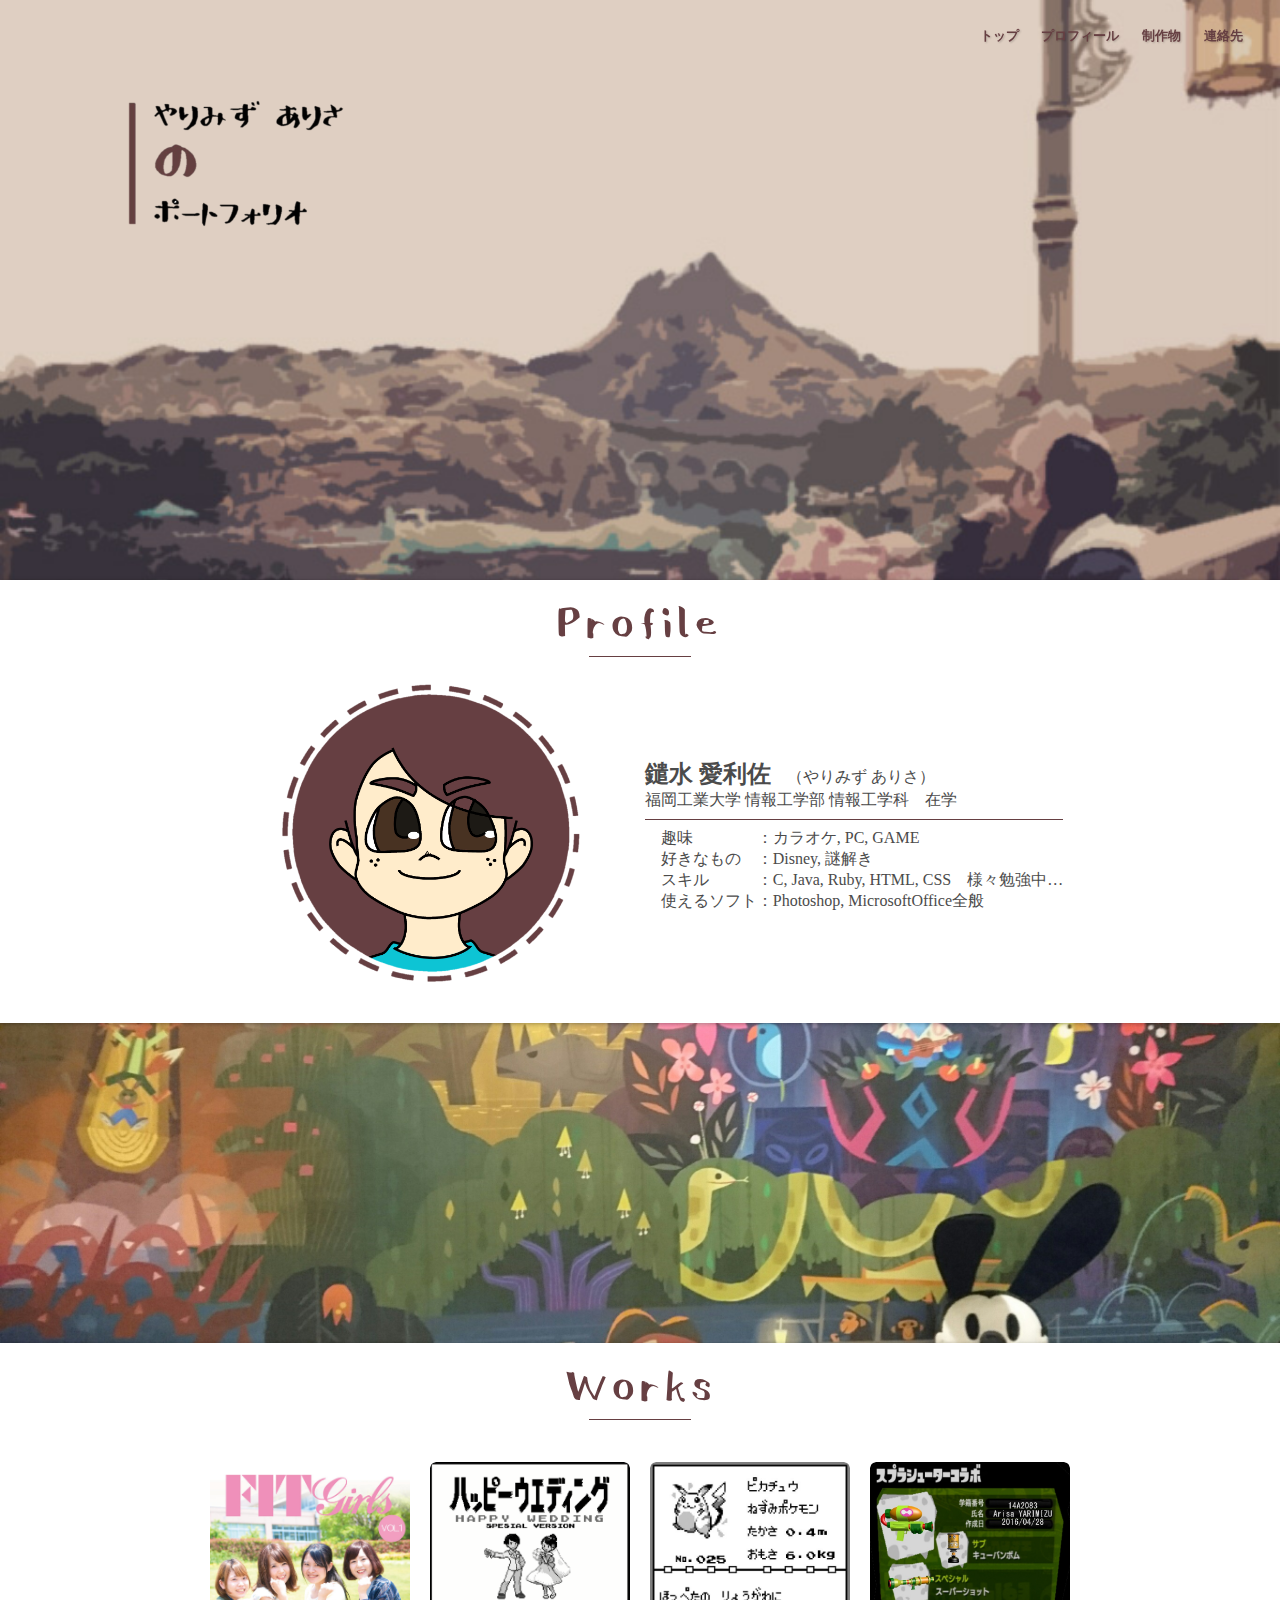
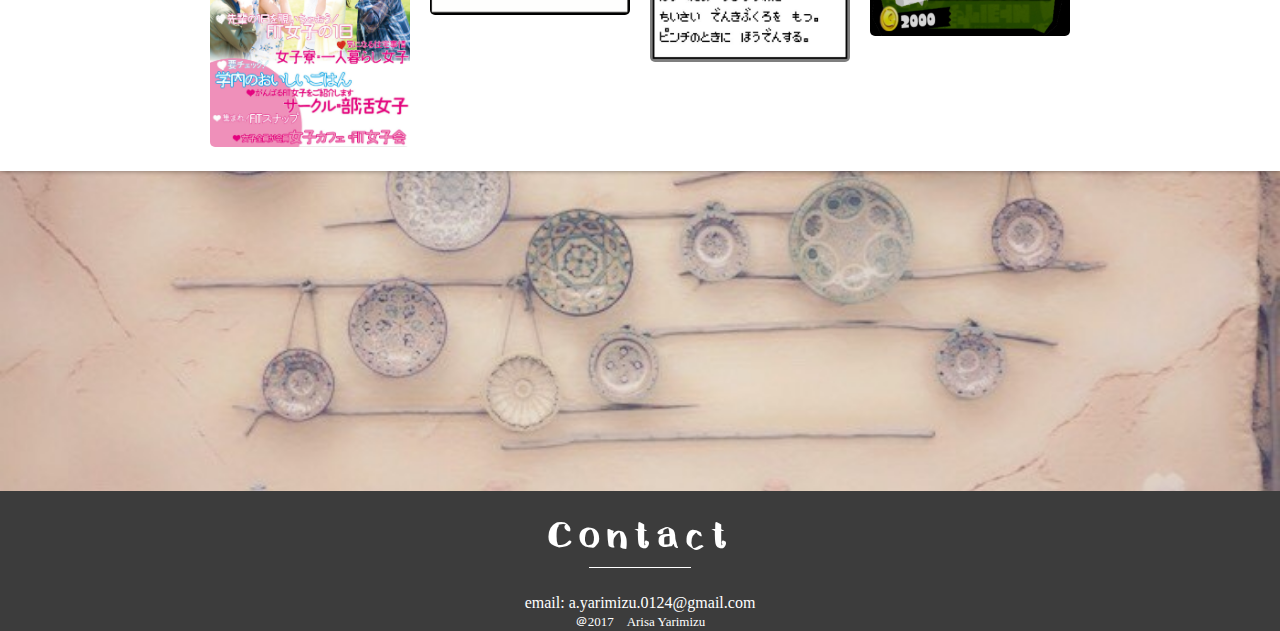
<file: index.html>
<!DOCTYPE html>
<html>
  <head>
    <title>Portfolio</title>
    <meta charset="utf-8">
    <meta name="viewport" content="width=device-width, initial-scale=1">

    <!-- Reset -->
    <link rel="stylesheet" type="text/css" media="all" href="/css/reset.css">
    <!-- CSS -->
    <link rel="stylesheet" type="text/css" media="all" href="/css/application.css">
    <link rel="stylesheet" type="text/css" media="all" href="/css/image.css">
    <link rel="stylesheet" type="text/css" media="all" href="/css/jquery.fancybox.min.css">

  </head>

<body>
  <!-- ナビゲーションバー -->
  <header class="header">
    <nav class="main-nav">
      <ul>
        <li><a href="#top">トップ</a></il>
        <li><a href="#profile">プロフィール</a></il>
        <li><a href="#works">制作物</a></a></il>
        <li><a href="#contact">連絡先</a></a></il>
      <ul>
    </nav>
  </header>

  <main class="main">

    <!-- トップ -->
    <div class="bg-holder1 pic1" data-width="1000" data-height="750">
      <div class="main-top"><a name="top" id="top"></a>
        <div class="brank-top">
          <img src="/images/title.png" class="title_size" />
        </div>
      </div>
    </div>

    <!-- プロフィール -->
    <section class="section_shadow"><div class="main-space"><a name="profile" id="profile"></a>
      <br><span class="span_title"><h1>Profile</h1></span>
      <HR size="1" color="#663f42" width="100" /><br />
        <div class="boxContainer" style="padding-bottom:2em;"><table>
          <tr>
            <td align="center"><img src="/images/face_icon.png" width="300"/></td>
            <td>
              <span class="myname" align="left">鑓水 愛利佐</span>　（やりみず ありさ）<br>
              福岡工業大学 情報工学部 情報工学科　在学<br>
              <HR size="1" color="#663f42" />
              　趣味　　　　：カラオケ, PC, GAME<br>
              　好きなもの　：Disney, 謎解き<br>
              　スキル　　　：C, Java, Ruby, HTML, CSS　様々勉強中…<br>
              　使えるソフト：Photoshop, MicrosoftOffice全般<br>
            </td>
          </tr>
        </table></div>
    </div></section>

    <div class="bg-holder2 pic2" data-width="750" data-height="483">
      <p class="brank"></p>
    </div>

    <!-- 作品集 -->
  <section class="section_shadow"><div class="main-space"><a name="works" id="works"></a>
      <br>
      <span class="span_title"><h1>Works</h1></span>
      <HR size="1" color="#663f42" width="100" /><br />

      <div class="boxContainer">
        <!-- 女子向け冊子 -->
        <figure class="box">
          <a data-fancybox data-caption="女子向け広報冊子<br>
                                        女子高校生を対象として作られた冊子。企画とp4~6の制作を担当しました。<br>
                                        使用ソフト：Adobe(Photoshop, Illustrator)"
             href="/images/works/FitGirls.pdf">
            <img src="/images/works/work01.jpg" class="transform01"/>
            <figcaption>
              <br><h2>FitGirls</h2>
            </figcaption>
          </a>
        </figure>

        <!-- 結婚式制作物 -->
        <figure class="box">
          <a data-fancybox data-caption=  "結婚式制作物<br>ゲームが好きな姉の結婚式に備品の制作を行いました。<br>
                                          制作物：OPムービー, 席次表,芳名帳　etc...<br>
                                          使用ソフト:Adobe(Illustrator, AfterEffects)"
             href="/work_page/marriage.html">
            <img src="/images/works/work02_1.png" class="transform01"/>
            <figcaption>
              <br><h2>姉の結婚式制作物</h2>
            </figcaption>
          </a>
        </figure>

        <!-- 図鑑アプリ -->
        <figure class="box">
          <a data-fancybox data-caption="ポケモン図鑑作成アプリ<br>
                                        講義の課題で、'ポケモン図鑑'風 画像制作アプリを作成しました。<br>
                                        使用言語：java"
             href="/work_page/pokemon.html">
            <img src="/images/works/work03_3.jpg" class="transform01"/>
            <figcaption>
              <br><h2>ポケモン図鑑作成アプリ</h2>
            </figcaption>
          </a>
        </figure>

        <!-- スプラシューター -->
        <figure class="box">
          <a data-fancybox data-caption="Spratoon スプラシューター<br>
                                        講義の課題で、x3dom を使った3Dモデリングを行いました。<br>
                                        使用言語：html, x3dom"
             href="/work_page/splatoon.html">
            <img src="/images/works/work04.jpg" class="transform01"/>
            <figcaption>
              <br><h2>Spratoon スプラシューター</h2>
            </figcaption>
          </a>
        </figure>

      </div>
    </div></section>

    <div class="bg-holder2 pic3" data-width="750" data-height="611">
      <p class="brank"></p>
    </div>

    <!-- 連絡先 -->
    <fotter>
      <div class="main-contact"><a name="contact" id="contact"></a>
        <br><span class="span_title_c"><h1>Contact</h1></span>
        <HR size="1" color="#ffffff" width="100" /><br />
        email: a.yarimizu.0124@gmail.com<br>
        <span style="font-size:small;">＠2017　Arisa Yarimizu</span>
      </div>
    </fotter>

  </main>


  <!-- jQuery -->
  <script type="text/javascript" src="/js/jquery-3.2.0.min.js"></script>
  <!-- fancybox -->
  <script type="text/javascript" src="/js/jquery.fancybox.min.js"></script>
  <!-- parallax -->
  <script type="text/javascript" src="/js/jquery.parallax-scroll.min.js"></script>

  <script>
    $(function() {
      $('[data-fancybox]').fancybox();

      $(".bg-holder1").parallaxScroll({
        friction: 0.3
      });
      $(".bg-holder2").parallaxScroll({
        friction: 0.1
      });


      var $header = $('#top-head');
              // Nav Fixed
              $(window).scroll(function() {
                  if ($(window).scrollTop() > 350) {
                      $header.addClass('fixed');
                  } else {
                      $header.removeClass('fixed');
                  }
              });
              // Nav Toggle Button
              $('#nav-toggle').click(function(){
                  $header.toggleClass('open');
              });
    });
  </script>

</body>
</html>
</file>
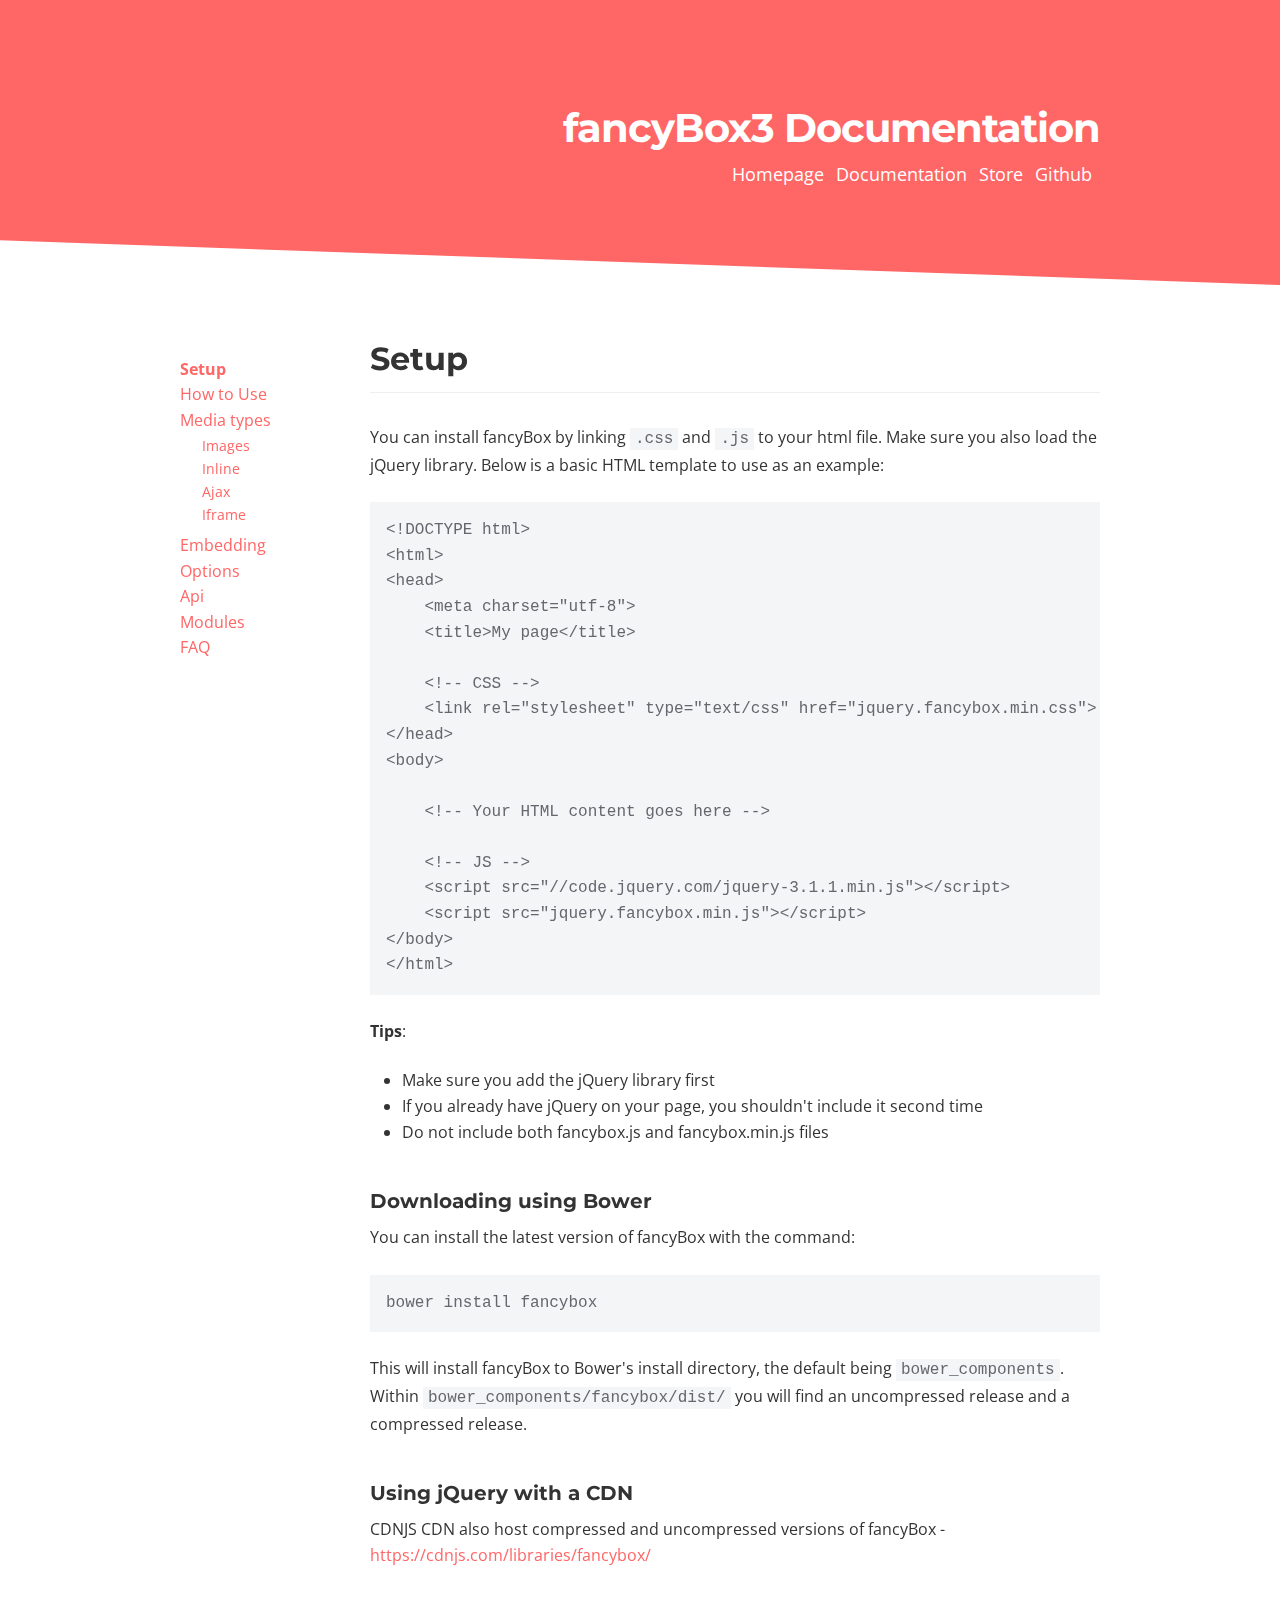
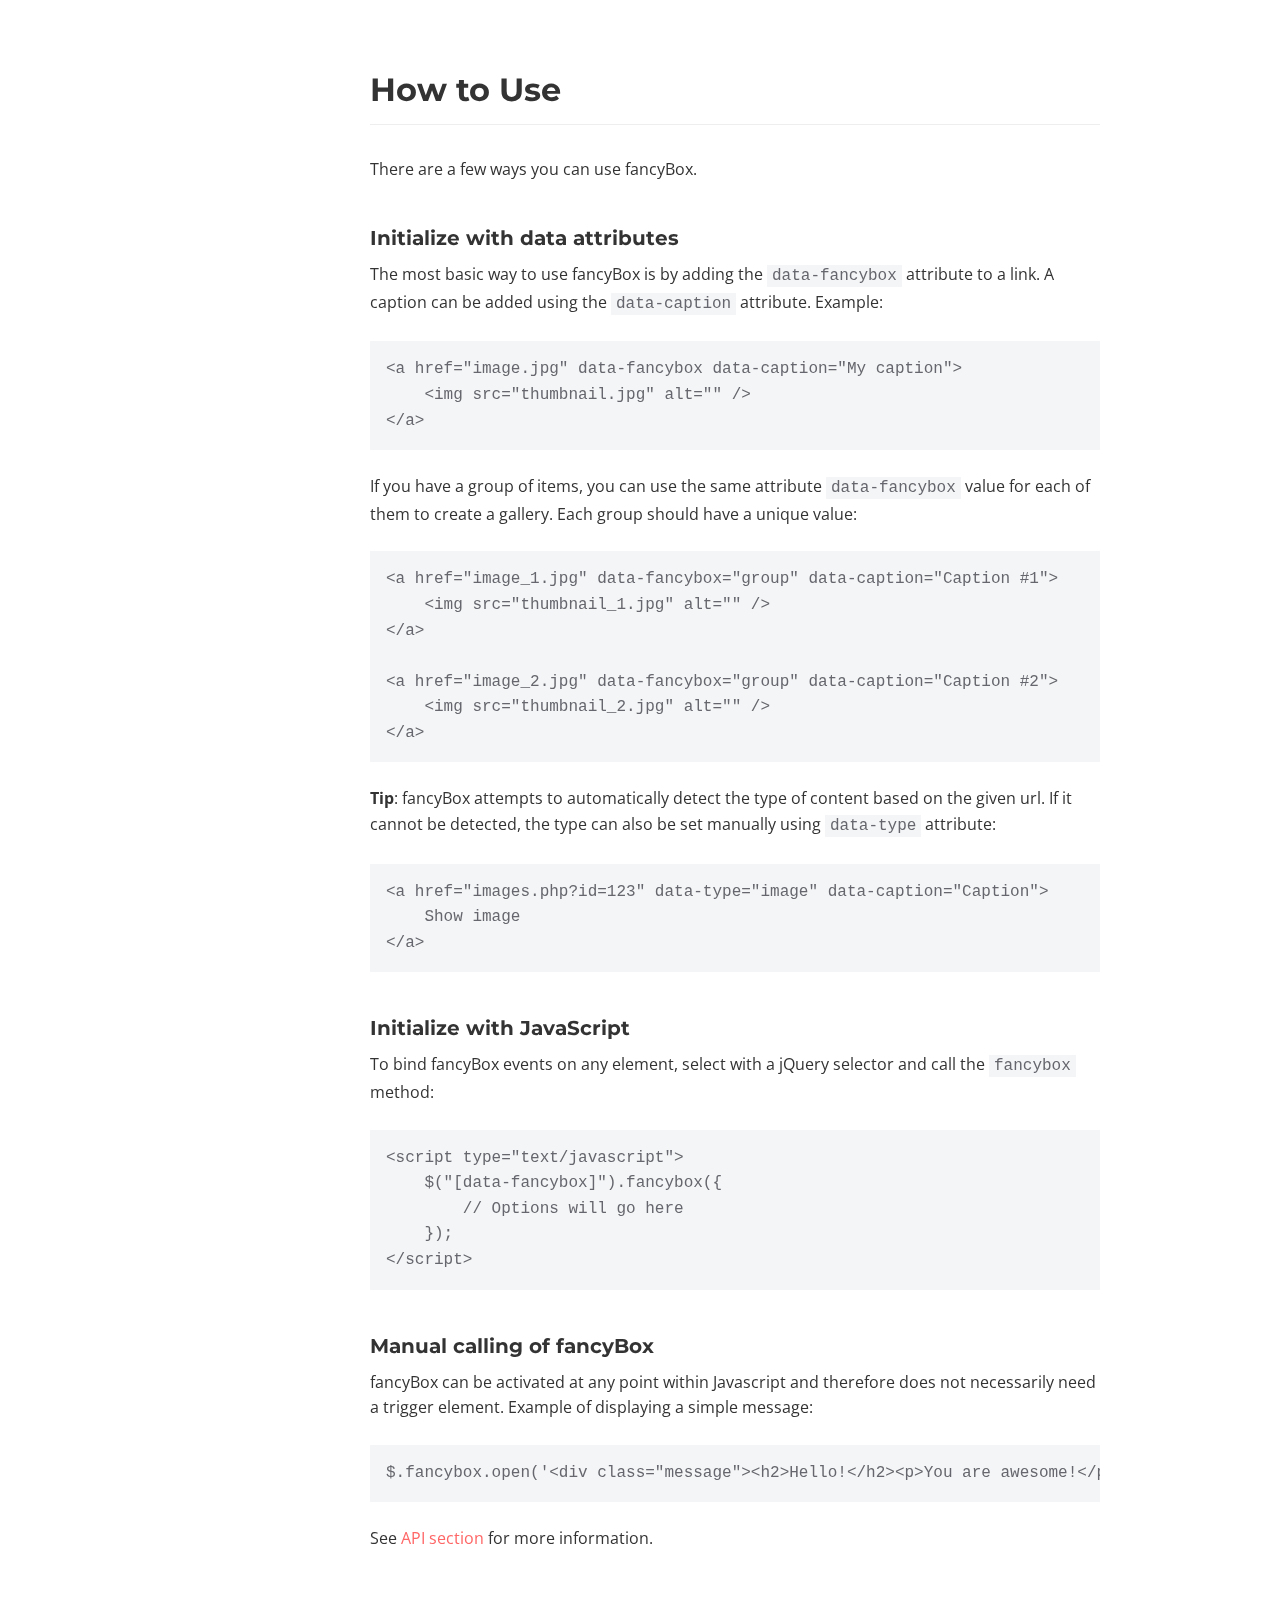
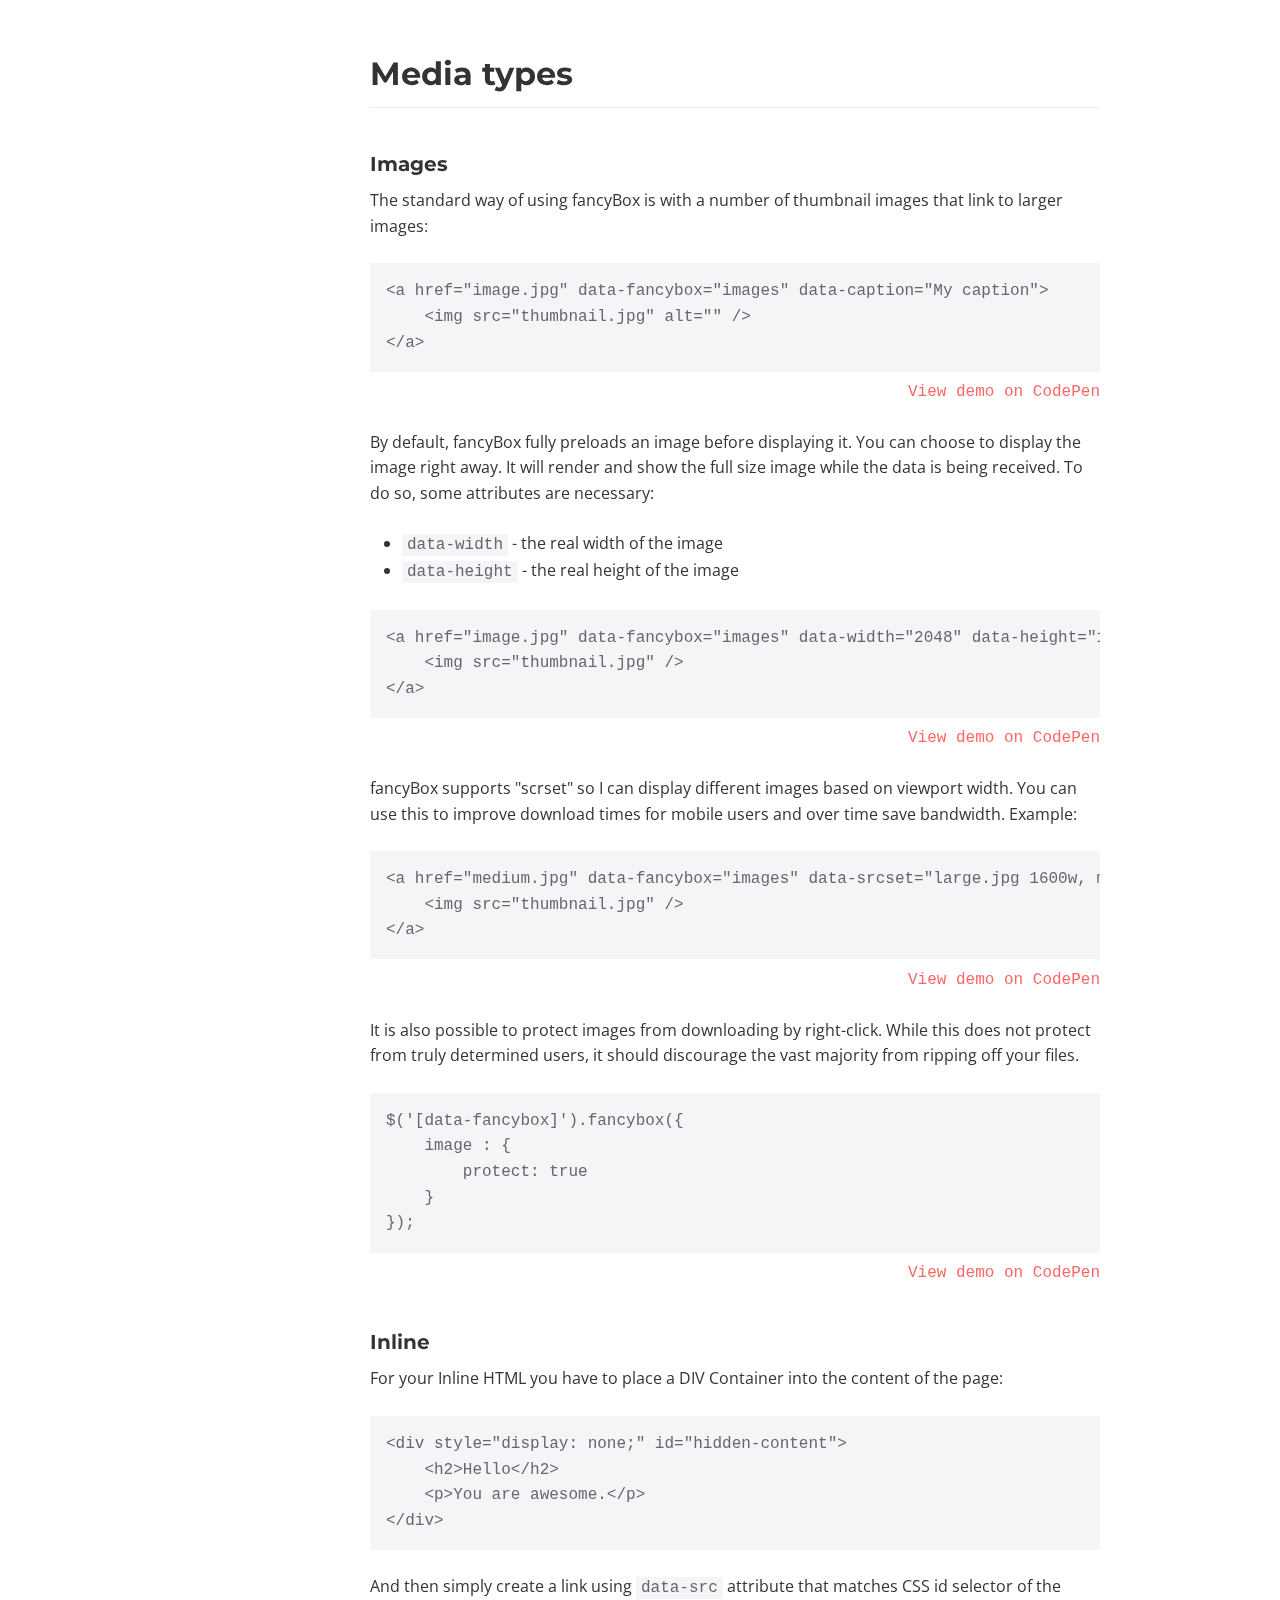
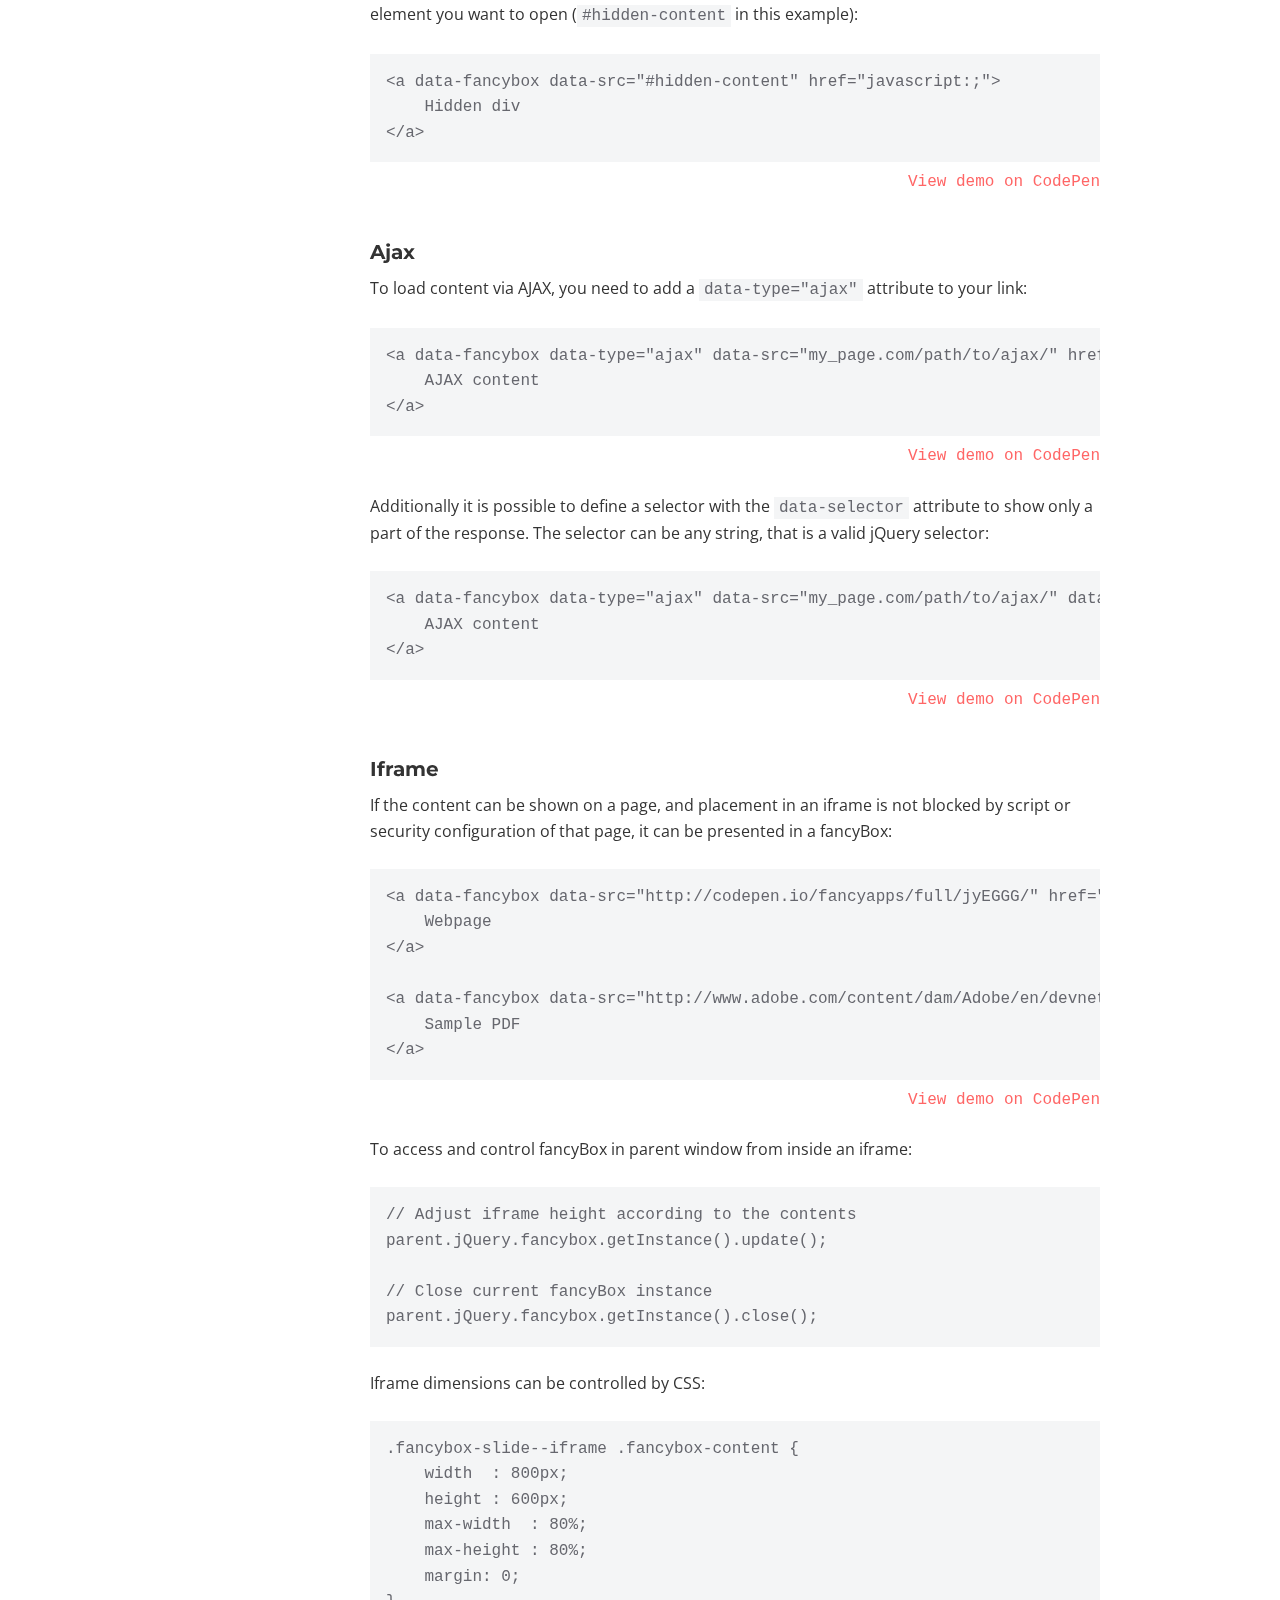
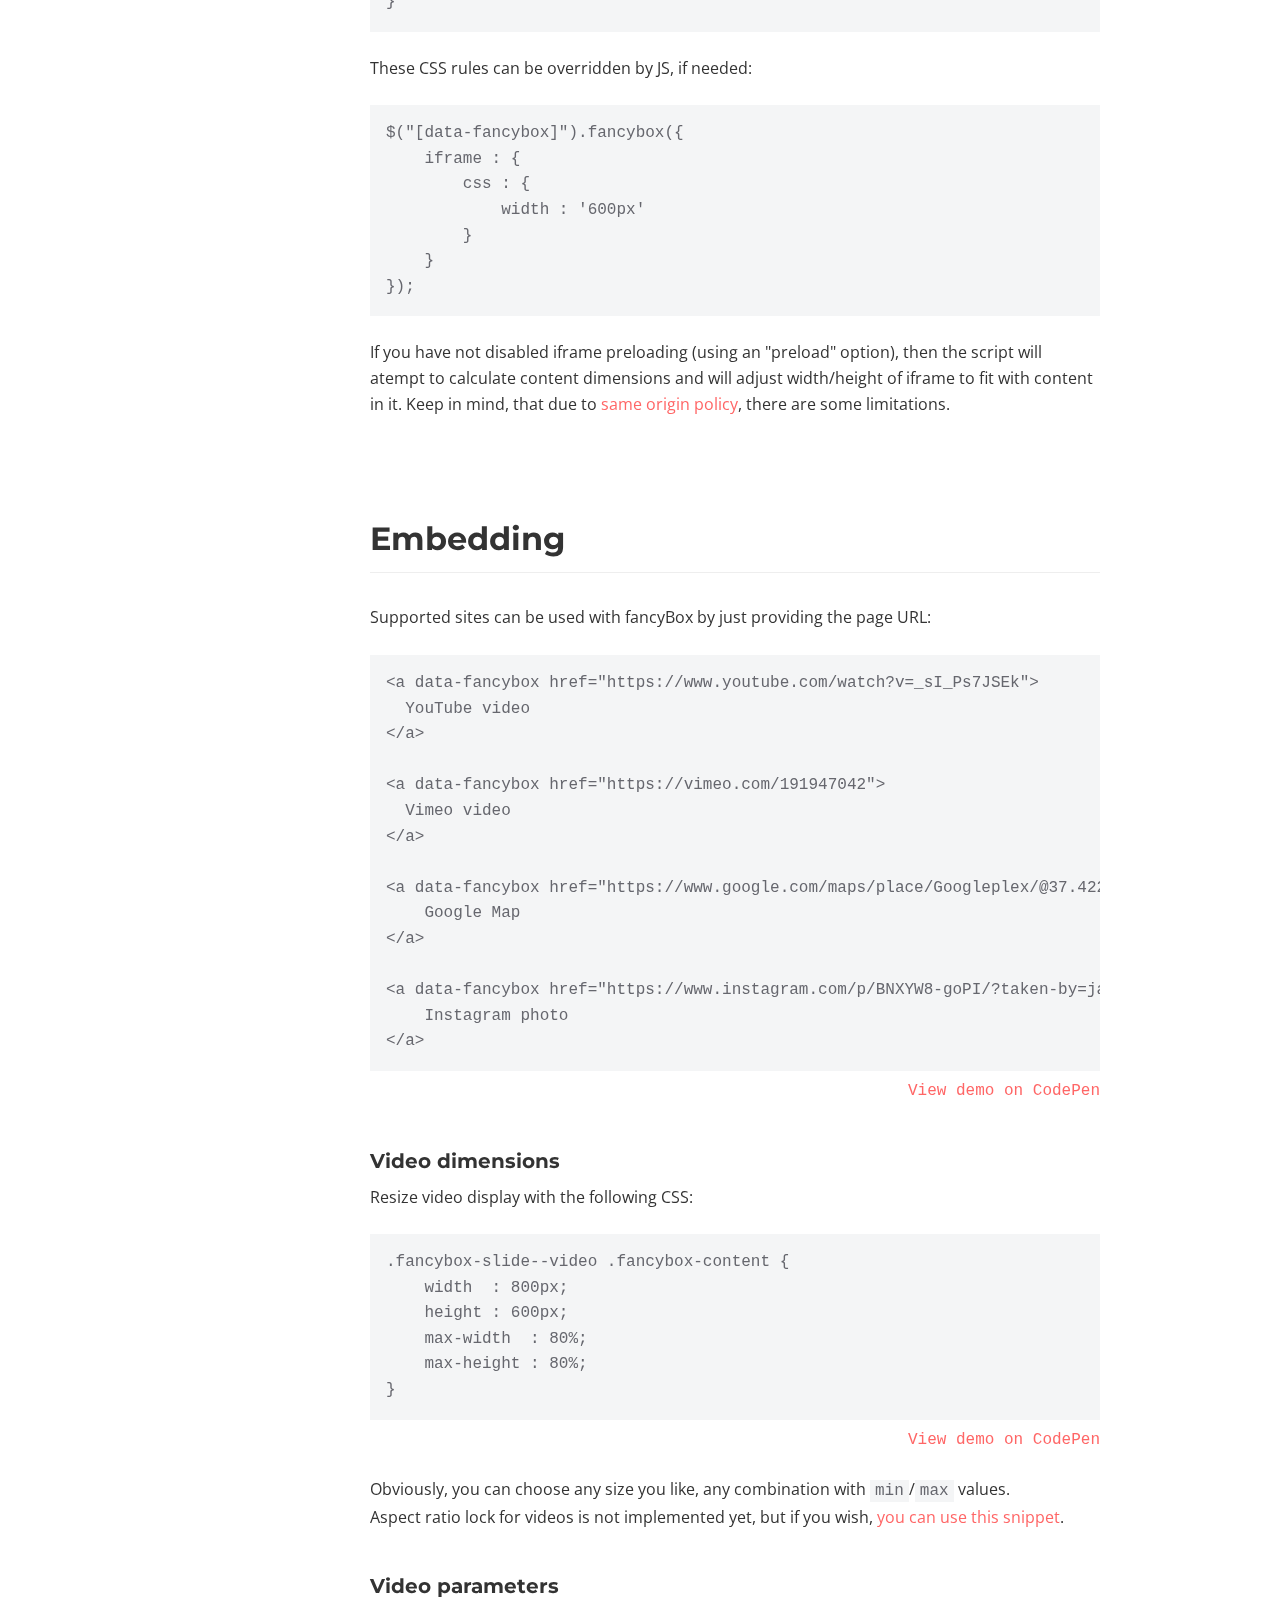
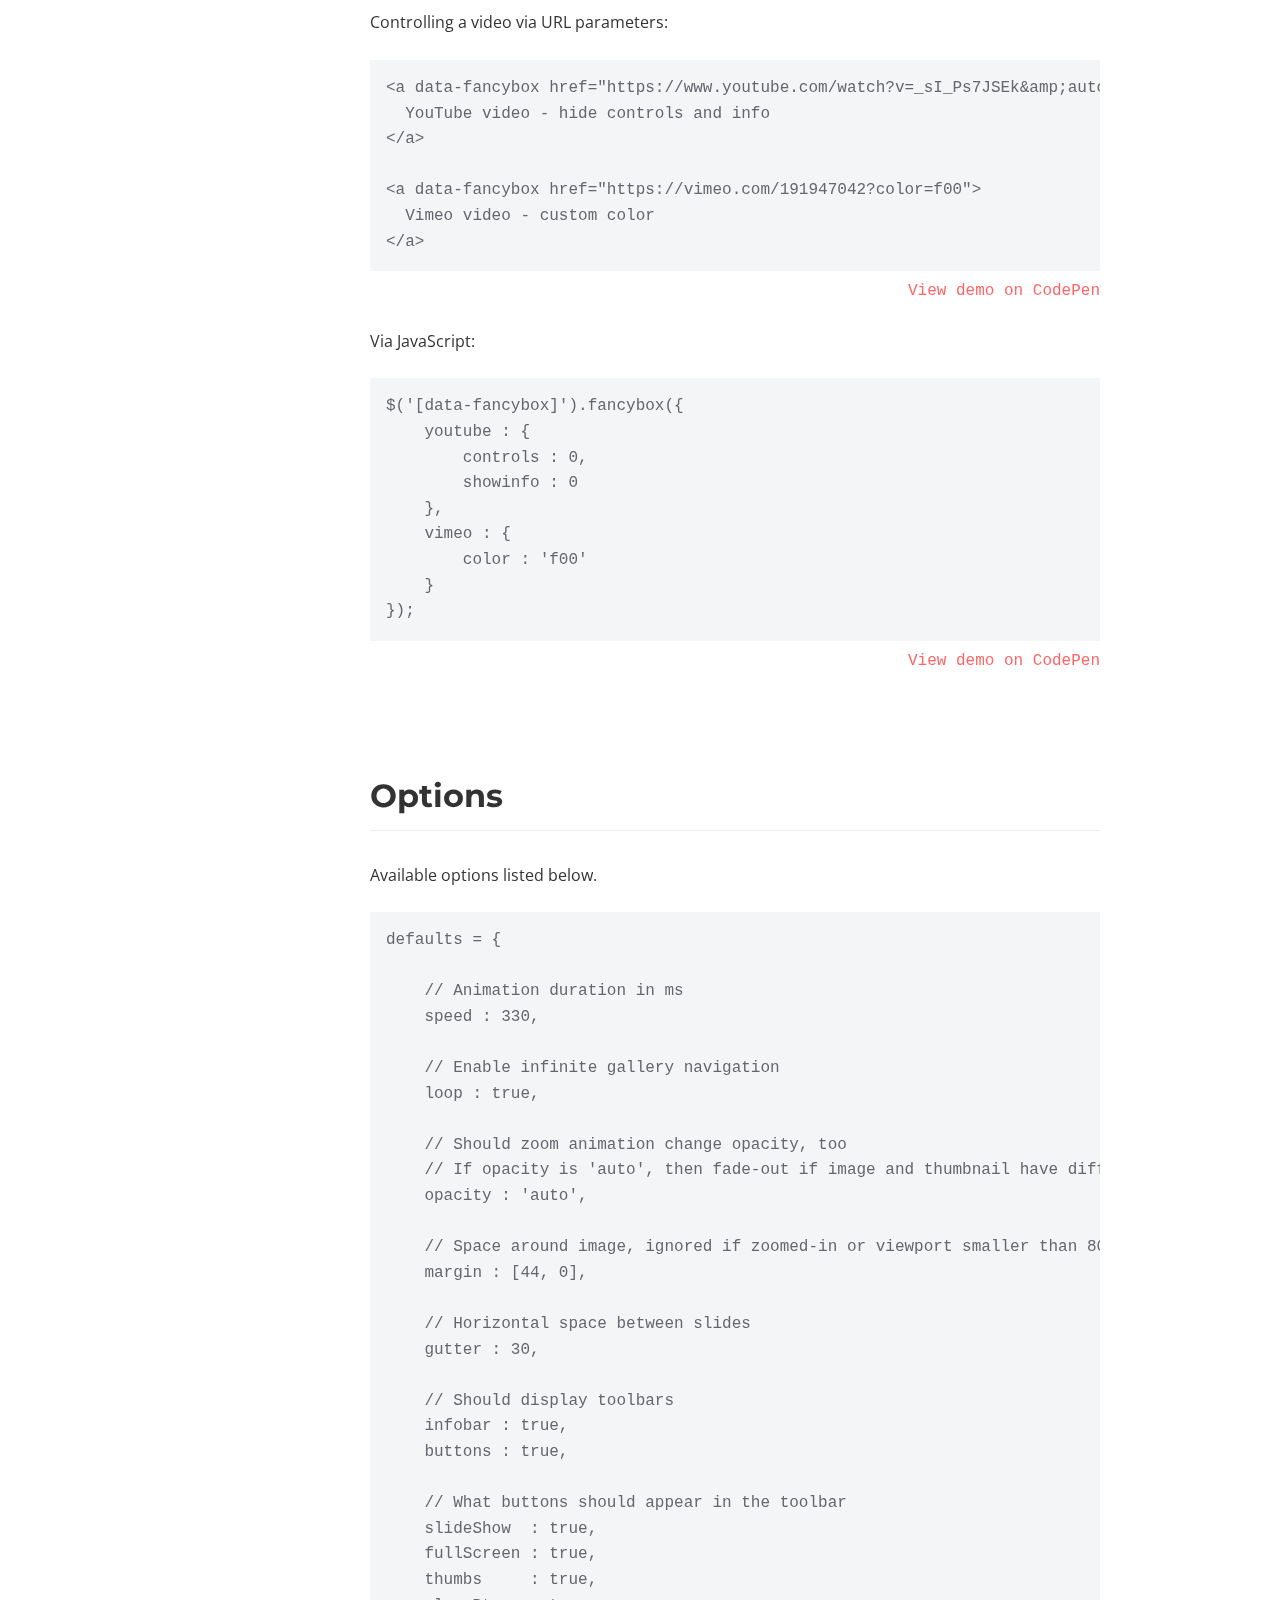
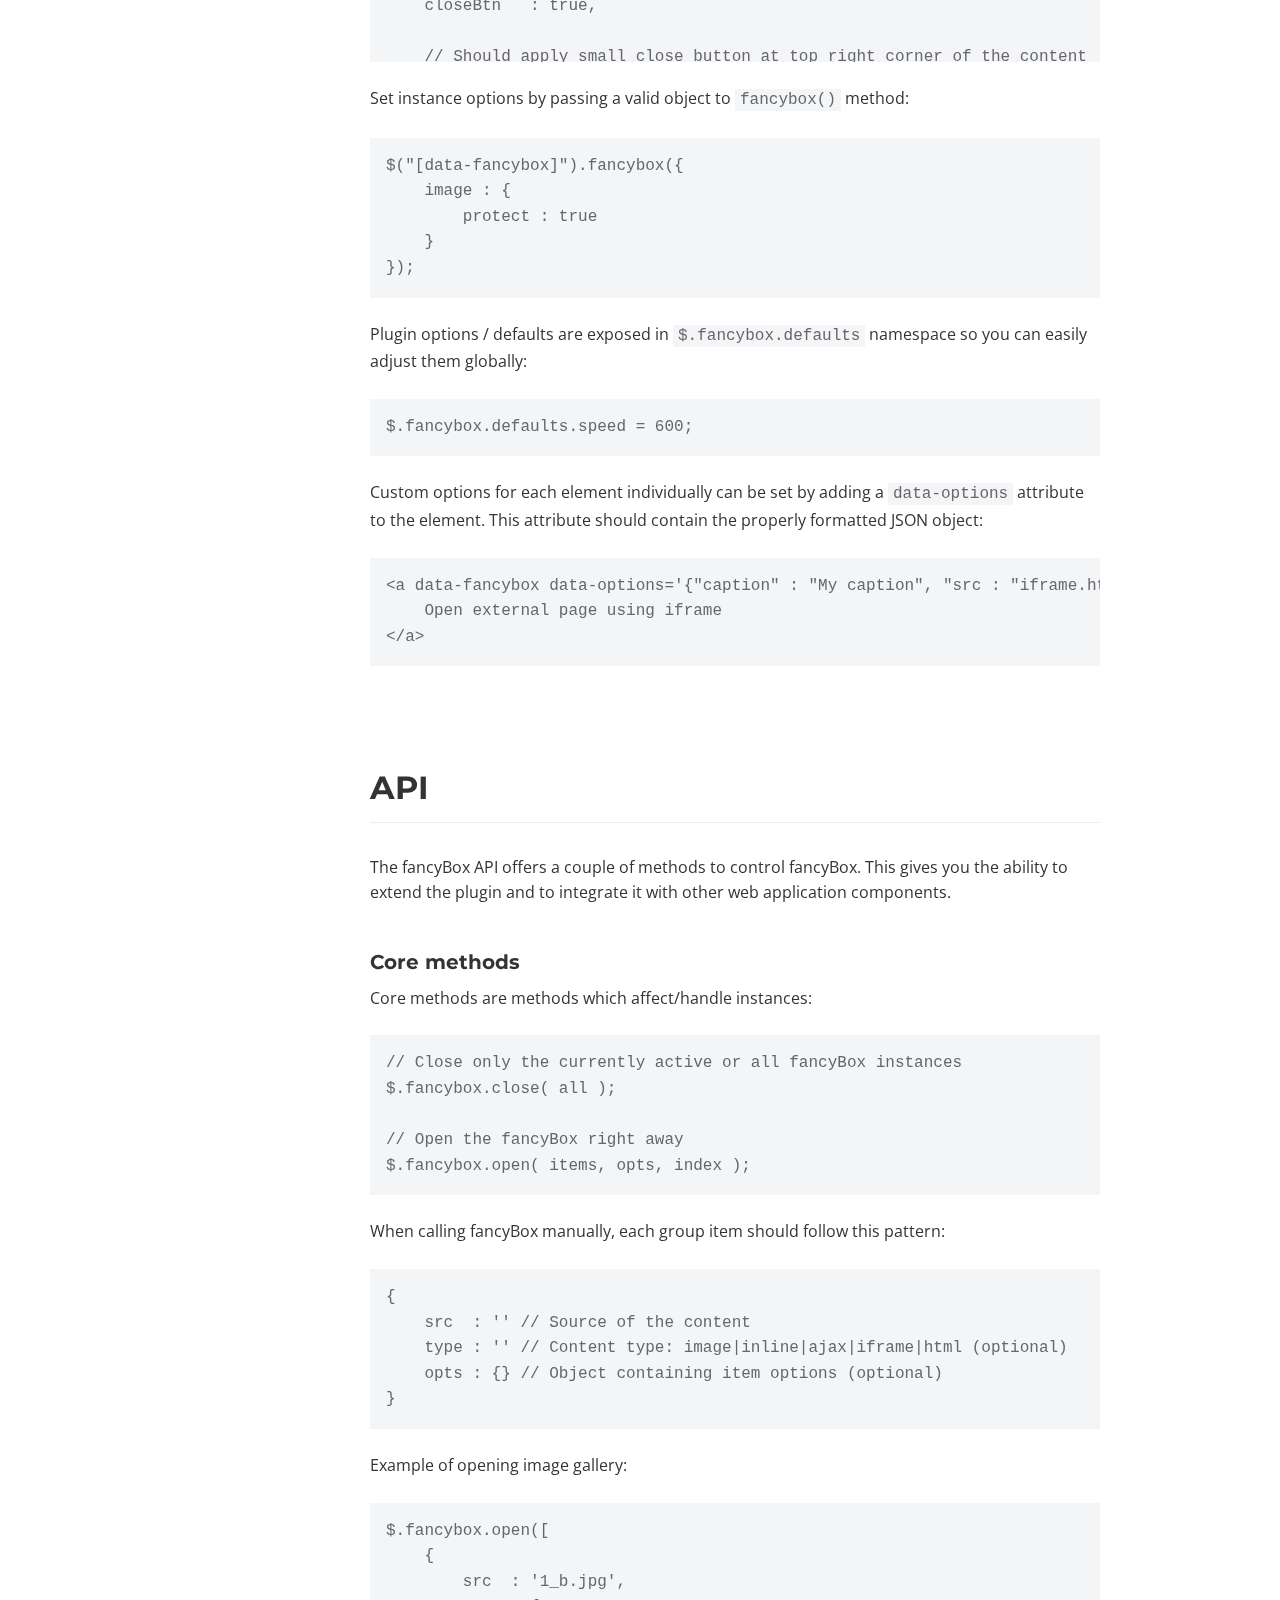
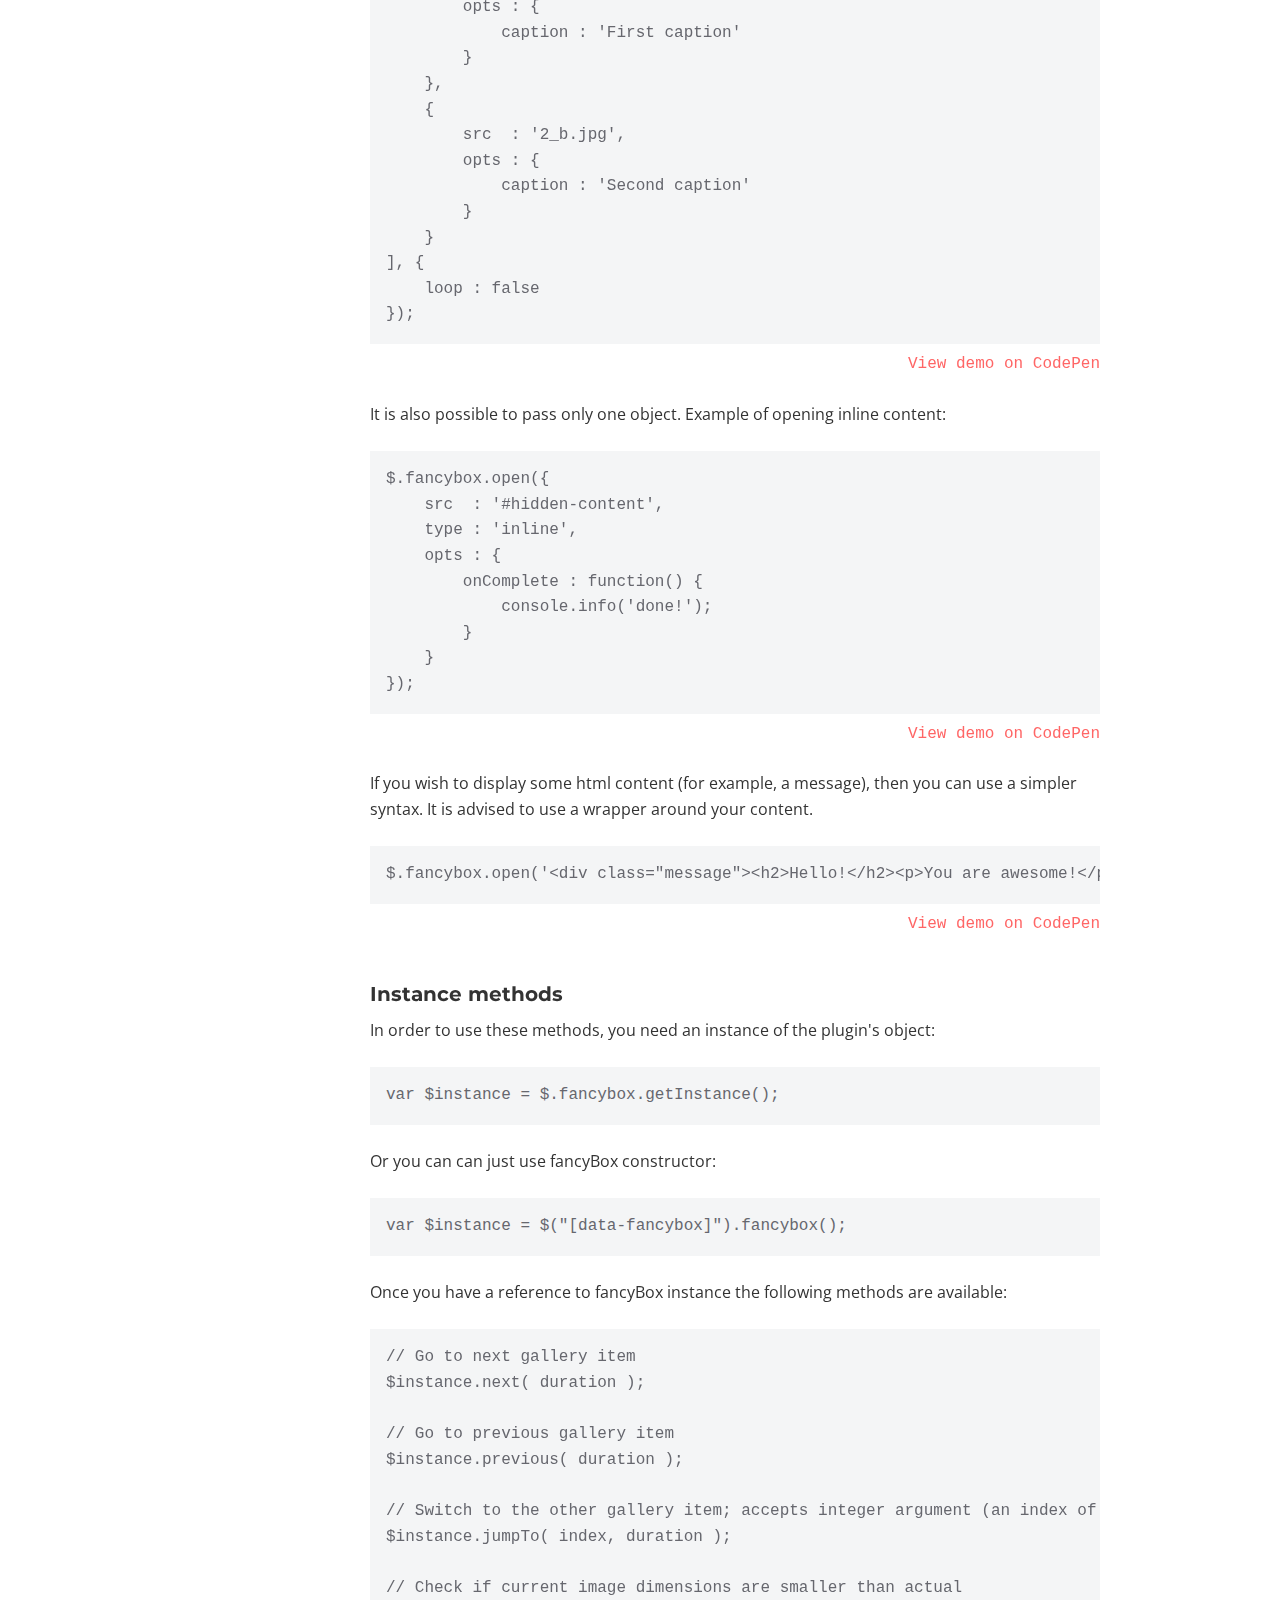
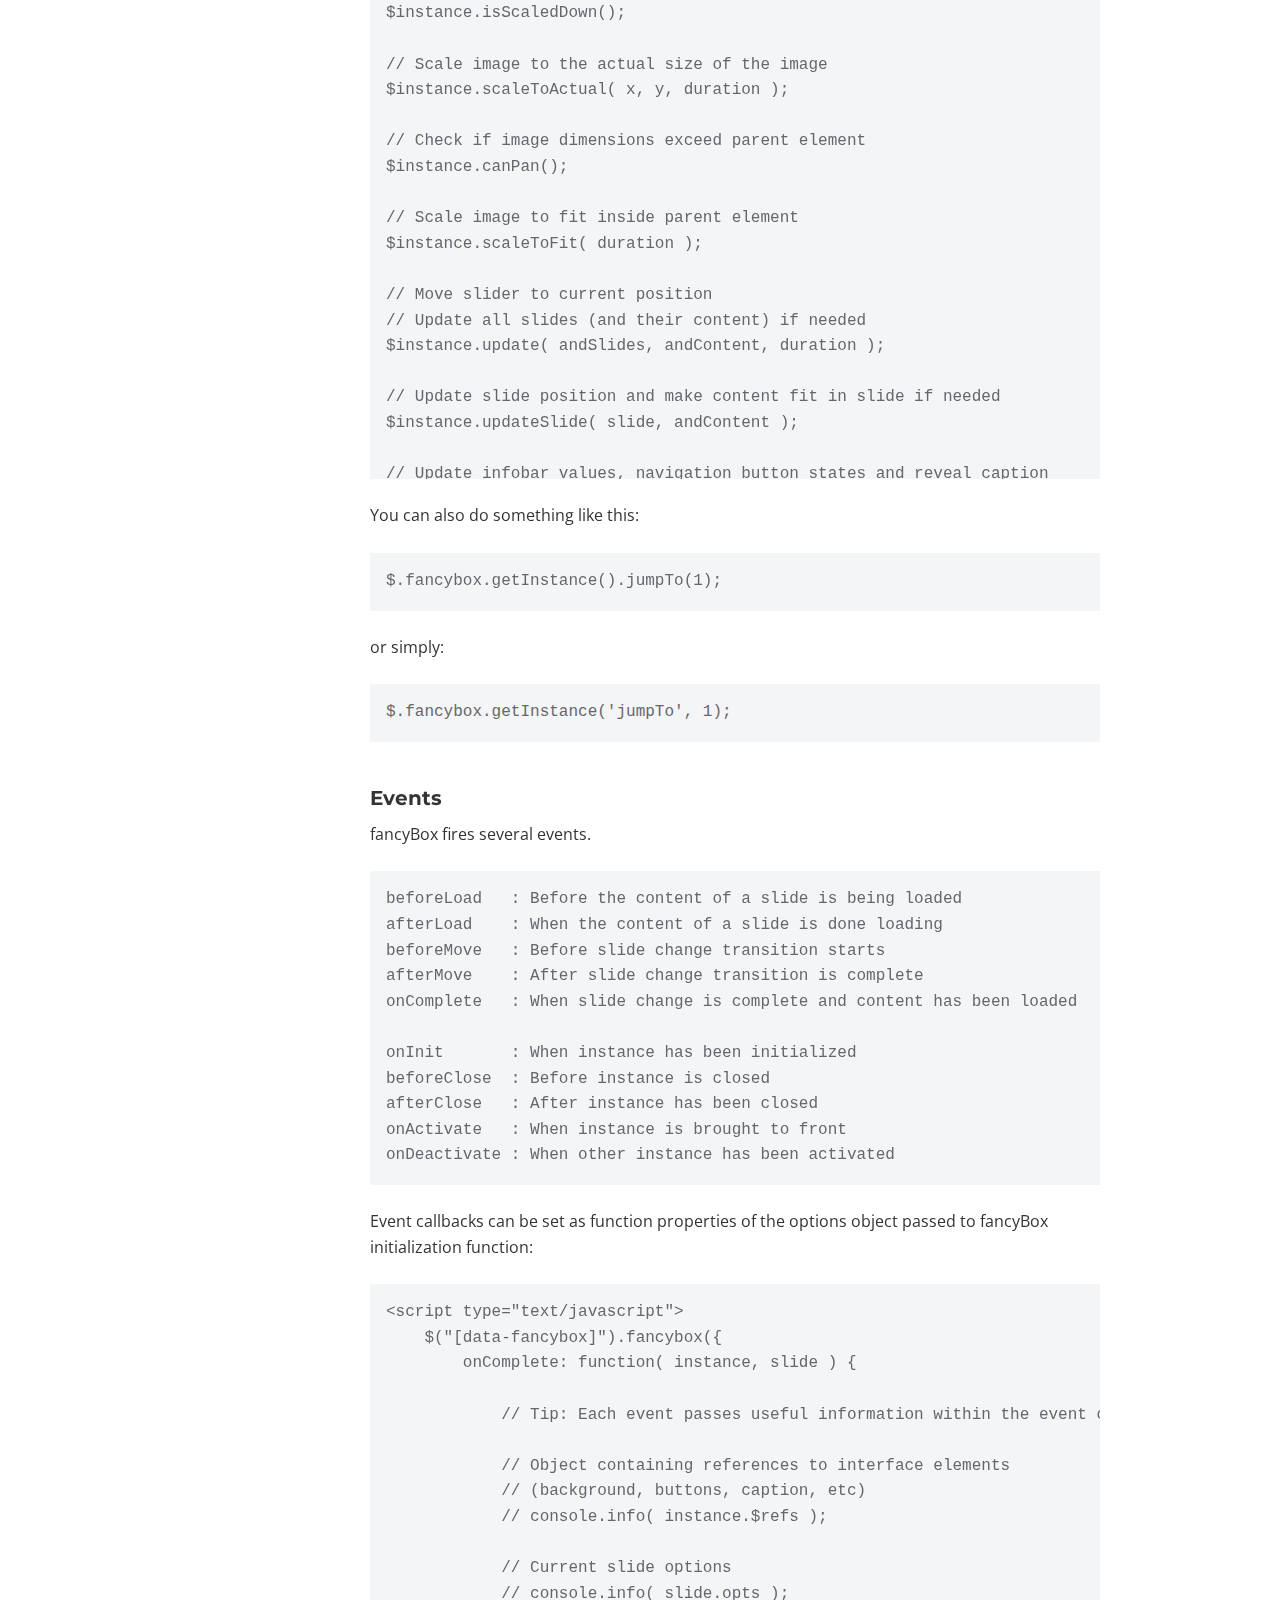
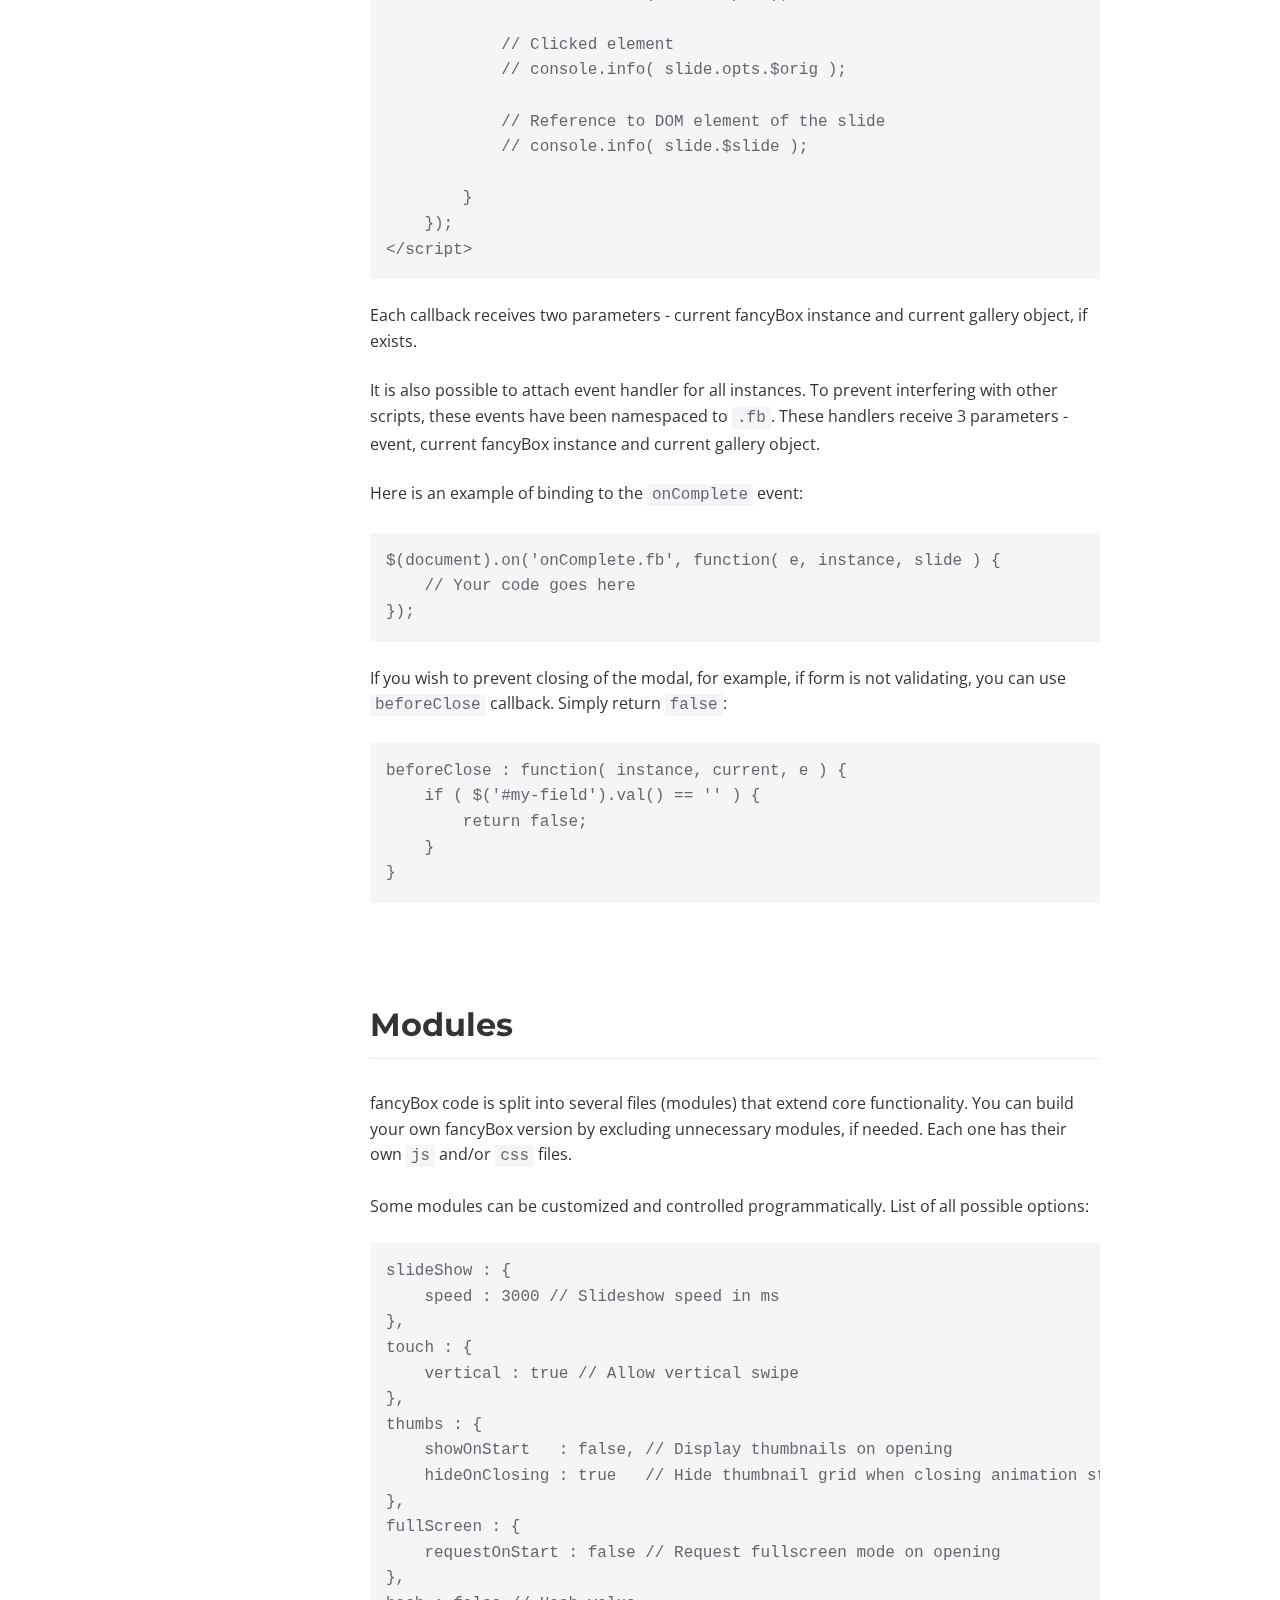
<file: fancybox-master/docs/index.html>
<!doctype html>
<html>
<head>
	<title>fancyBox - touch enabled, responsive and fully customizable lightbox script</title>

	<meta name="viewport" content="user-scalable=no, width=device-width, initial-scale=1.0, maximum-scale=1.0">
	<meta content="text/html;charset=utf-8" http-equiv="Content-Type">

	<link href="https://fonts.googleapis.com/css?family=Montserrat:400,700|Open+Sans:400,700" rel="stylesheet" />

	<script src="//code.jquery.com/jquery-3.1.1.min.js"></script>

	<style>
		/* Reset */

		html, body, div, span, applet, object, iframe, h1, h2, h3, h4, h5, h6, p, blockquote, pre, a, abbr, acronym, address, big, cite, code, del, dfn, em, img, ins, kbd, q, s, samp, small, strike, strong, sub, sup, tt, var, b, u, i, center, dl, dt, dd, ol, ul, li, fieldset, form, label, legend, table, caption, tbody, tfoot, thead, tr, th, td, article, aside, canvas, details, embed, figure, figcaption, footer, header, hgroup, menu, nav, output, ruby, section, summary, time, mark, audio, video {
			margin: 0;
			padding: 0;
			border: 0;
			font-size: 100%;
			font: inherit;
			vertical-align: baseline;
		}

		html {
		 	box-sizing: border-box;
		}

		*, *:before, *:after {
		 	box-sizing: inherit;
		}

		article, aside, details, figcaption, figure, footer, header, hgroup, menu, nav, section {
			display: block;
		}

		table {
			border-collapse: collapse;
			border-spacing: 0;
		}

		/* Common styling */

		body {
			-webkit-text-size-adjust: none;
			font-family: 'Open Sans', 'Helvetica Neue', Helvetica, Arial, sans-serif;
			font-size: 16px;
			line-height: 1.6;
			color: #333;
		}

		h1, h2, h3 {
			font-family: 'Montserrat', 'Helvetica Neue', Helvetica, Arial, sans-serif;
			font-weight: 700;
			color: #333;
		}

		a {
			color: #FF6666;
			text-decoration: none;
		}

		a:hover {
			text-decoration: underline;
		}

		a.active {
			font-weight: bold;
		}

		h1, h2, h3 {
		    font-family: 'Montserrat', sans-serif;
		    font-weight: 700;
		    color: #333;
		}

		h1 {
			font-size: 2.5em;
			font-weight: bold;
			letter-spacing: -1px;
		}

		h1 a:hover {
			text-decoration: none;
		}

		h2 {
			margin: 3em 0 1em 0;
			padding-bottom: 0.25em;
			font-size: 2em;
			border-bottom: 1px solid #eee;
		}

		h2:first-of-type {
			margin-top: 0;
		}

		h3 {
			margin-top: 2em;
			font-size: 1.25em;
		}

		b {
			font-weight: 700;
		}

		p {
			margin: 0.5em 0 1.5em 0;
		}

		p:last-child {
			margin-bottom: 0;
		}

		ul {
		    padding-left: 2em;
		    margin: 0.5em 0 1.5em 0;
		}

		pre, code, .demo {
			font-family: Consolas,"Liberation Mono",Courier,monospace;
		}

		pre, code {
			background: #F4F5F6;
			color: #66676E;
		}

		pre {
			padding: 1em;
			margin-bottom: 1.5em;
			overflow: auto;
			max-height: calc(100vh - 150px);
			-moz-tab-size: 4;
			tab-size: 4;
		}

		code {
			padding: 2px 5px;
		}

		pre code {
			padding: 0;
		}

		.demo {
			margin-top: -1em;
			text-align: right;
		}


		/* Layout */

		header {
			position: relative;
			padding: 6em 0 6em 0;
			margin-bottom: 3em;
			background: #FF6666;
			color: #fff;
			text-align: right;
		}

		header:before {
			content: '';
			position: absolute;
			left: 0;
			right: 0;
			top: 100%;
			height: 500px;
			background: #fff;
			-webkit-transform-origin: right;
			    -ms-transform-origin: right;
			       transform-origin: right;
			-webkit-transform: skewY(2deg);
			    -ms-transform: skewY(2deg);
			        transform: skewY(2deg);
		}

		.content {
			position: relative;
			max-width: 1020px;
			margin: 0 auto;
			padding: 0 50px;
		}

		section .content {
			padding-left: 240px;
		}

		footer .content {
			padding: 6em 50px 3em 240px;
		}

		aside {
			position: absolute;
			top: 0;
			left : 50px;
			width: 200px;
		}

		/* Header */

		header h1, header h1 a {
			color: #fff;
		}

		header ul {
			margin: 0;
			padding: 0;
			list-style: none;
		}

		header ul li {
			display: inline-block;
			margin-right: 0.5em;
		}

		header ul li a {
			font-size: 1.125em;
			color: #fff;
		}

		/* Sidebar */

		aside ul {
			position: relative;;
			top: 0;
			list-style: none;
			padding: 1.5em 0;
			margin: 0;
		}

		aside ul ul {
			padding: 0 0 0.5em 1.5em;
			font-size: 90%;
		}

		@media all and (max-width: 800px) {

			aside {
				position: relative;
				left: 0;
			}

			.content {
				padding: 0 25px;
			}

			section .content,
			footer .content {
				padding-left: 25px;
			}

		}

	</style>
</head>
<body>

	<header>
		<div class="content">
			<h1><a href="http://fancyapps.com/fancybox/3/">fancyBox3</a> Documentation</h1>

			<ul>
				<li><a href="http://fancyapps.com/fancybox/3/">Homepage</a></li>
				<li><a href="http://fancyapps.com/fancybox/3/docs/">Documentation</a></li>
				<li><a href="http://fancyapps.com/store/">Store</a></li>
				<li><a href="https://github.com/fancyapps/fancybox">Github</a></li>
			</ul>
		</div>
	</header>

	<section>
		<div class="content">

			<aside>
				<ul class="sticky">
					<li><a href="#setup">Setup</a></li>
					<li><a href="#usage">How to Use</a></li>
					<li>
						<a href="#media_types">Media types</a>

						<ul>
							<li><a href="#images">Images</a></li>
							<li><a href="#inline">Inline</a></li>
							<li><a href="#ajax">Ajax</a></li>
							<li><a href="#iframe">Iframe</a></li>
						</ul>
					</li>
					<li><a href="#embedding">Embedding</a></li>
					<li><a href="#options">Options</a></li>
					<li><a href="#api">Api</a></li>
					<li><a href="#modules">Modules</a></li>
					<li><a href="#faq">FAQ</a></li>
				</ul>
			</aside>

<!--

	Setup
	=====

-->
			<h2 id="setup">Setup</h2>

			<p>
				You can install fancyBox by linking <code>.css</code> and <code>.js</code> to your html file.

				Make sure you also load the jQuery library.
				Below is a basic HTML template to use as an example:
			</p>

			<pre>&lt;!DOCTYPE html&gt;
&lt;html&gt;
&lt;head&gt;
	&lt;meta charset=&quot;utf-8&quot;&gt;
	&lt;title&gt;My page&lt;/title&gt;

	&lt;!-- CSS --&gt;
	&lt;link rel=&quot;stylesheet&quot; type=&quot;text/css&quot; href=&quot;jquery.fancybox.min.css&quot;&gt;
&lt;/head&gt;
&lt;body&gt;

	&lt;!-- Your HTML content goes here --&gt;

	&lt;!-- JS --&gt;
	&lt;script src=&quot;//code.jquery.com/jquery-3.1.1.min.js&quot;&gt;&lt;/script&gt;
	&lt;script src=&quot;jquery.fancybox.min.js&quot;&gt;&lt;/script&gt;
&lt;/body&gt;
&lt;/html&gt;
</pre>

			<p><b>Tips</b>:</p>

			<ul>
				<li>Make sure you add the jQuery library first</li>
				<li>If you already have jQuery on your page, you shouldn't include it second time</li>
				<li>Do not include both fancybox.js and fancybox.min.js files</li>
			</ul>

			<h3>Downloading using Bower</h3>

			<p>
				You can install the latest version of fancyBox with the command:
			</p>


			<pre><code>bower install fancybox</code></pre>

			<p>
				This will install fancyBox to Bower's install directory, the default being <code>bower_components</code>. <br />
				Within <code>bower_components/fancybox/dist/</code> you will find an uncompressed release and a compressed release.
			</p>

			<h3>Using jQuery with a CDN</h3>
			
			<p>
				CDNJS CDN also host compressed and uncompressed versions of fancyBox - <br />
				<a href="https://cdnjs.com/libraries/fancybox/" target="_blank">https://cdnjs.com/libraries/fancybox/</a>

			</p>
<!--

	How To Use
	==========

-->
			<h2 id="usage">How to Use</h2>

			<p>
				There are a few ways you can use fancyBox.
			</p>


			<h3>Initialize with data attributes</h3>

			<p>
				The most basic way to use fancyBox is by adding the <code>data-fancybox</code> attribute to a link.
				A caption can be added using the <code>data-caption</code> attribute. Example:
			</p>

			<pre>&lt;a href="image.jpg" data-fancybox data-caption="My caption"&gt;
	&lt;img src="thumbnail.jpg" alt="" /&gt;
&lt;/a&gt;</pre>

			<p>
				If you have a group of items, you can use the same attribute <code>data-fancybox</code> value for each of them to create a gallery.
				Each group should have a unique value:
			</p>

			<pre>&lt;a href="image_1.jpg" data-fancybox="group" data-caption="Caption #1"&gt;
	&lt;img src="thumbnail_1.jpg" alt="" /&gt;
&lt;/a&gt;

&lt;a href="image_2.jpg" data-fancybox="group" data-caption="Caption #2"&gt;
	&lt;img src="thumbnail_2.jpg" alt="" /&gt;
&lt;/a&gt;
</pre>

			<p>
				<b>Tip</b>:

				fancyBox attempts to automatically detect the type of content based on the given url.

				If it cannot be detected, the type can also be set manually using <code>data-type</code> attribute:

				<pre>&lt;a href="images.php?id=123" data-type="image" data-caption="Caption"&gt;
	Show image
&lt;/a&gt;</pre>
			</p>



			<h3>Initialize with JavaScript</h3>

			<p>
				To bind fancyBox events on any element, select with a jQuery selector and call the <code>fancybox</code> method:
			</p>

			<pre><code>&lt;script type=&quot;text/javascript&quot;&gt;
	$(&quot;[data-fancybox]&quot;).fancybox({
		// Options will go here
	});
&lt;/script&gt;</code></pre>


			<h3>Manual calling of fancyBox</h3>

			<p>
				fancyBox can be activated at any point within Javascript and therefore does not necessarily need a trigger element.

				Example of displaying a simple message:
			</p>

			<pre><code>$.fancybox.open('&lt;div class=&quot;message&quot;&gt;&lt;h2&gt;Hello!&lt;/h2&gt;&lt;p&gt;You are awesome!&lt;/p&gt;&lt;/div&gt;');</code></pre>

			<p>
				See <a href="#api">API section</a> for more information.
			</p>

<!--

	Examples
	=========

-->
			<h2 id="media_types">Media types</h2>


			<h3 id="images">Images</h3>

			<p>
				The standard way of using fancyBox is with a number of thumbnail images that link to larger images:
			</p>

			<pre><code>&lt;a href="image.jpg" data-fancybox="images" data-caption="My caption"&gt;
	&lt;img src="thumbnail.jpg" alt="" /&gt;
&lt;/a&gt;</code></pre>

			<p class="demo">
				<a href="http://codepen.io/fancyapps/pen/jyEGGG/?editors=1000" target="_blank">View demo on CodePen</a>
			</p>

			<p>
				By default, fancyBox fully preloads an image before displaying it.
				You can choose to display the image right away.
				It will render and show the full size image while the data is being received.
				To do so, some attributes are necessary:
			</p>

			<ul>
				<li><code>data-width</code>  - the real width of the image</li>
				<li><code>data-height</code> - the real height of the image</li>
			</ul>

			<pre><code>&lt;a href=&quot;image.jpg&quot; data-fancybox=&quot;images&quot; data-width=&quot;2048&quot; data-height=&quot;1365&quot;&gt;
    &lt;img src=&quot;thumbnail.jpg&quot; /&gt;
&lt;/a&gt;</code></pre>
			<p class="demo">
				<a href="http://codepen.io/fancyapps/pen/wgBrXd?editors=1000" target="_blank">View demo on CodePen</a>
			</p>

			<p>
				fancyBox supports "scrset" so I can display different images based on viewport width. You can use this to improve download times for mobile users and over time save bandwidth.
				Example:
			</p>

			<pre><code>&lt;a href=&quot;medium.jpg&quot; data-fancybox=&quot;images&quot; data-srcset=&quot;large.jpg 1600w, medium.jpg 1200w, small.jpg 640w&quot;&gt;
	&lt;img src=&quot;thumbnail.jpg&quot; /&gt;
&lt;/a&gt;</code></pre>
			<p class="demo">
				<a href="https://codepen.io/fancyapps/pen/bqbpbO?editors=1000" target="_blank">View demo on CodePen</a>
			</p>

			<p>
				It is also possible to protect images from downloading by right-click.
				While this does not protect from truly determined users, it should discourage the vast majority from ripping off your files.
			</p>

			<pre><code>$('[data-fancybox]').fancybox({
	image : {
		protect: true
	}
});</code></pre>
			<p class="demo">
				<a href="http://codepen.io/fancyapps/pen/RKKqLx?editors=1010" target="_blank">View demo on CodePen</a>
			</p>


			<h3 id="inline">Inline</h3>

			<p>
				For your Inline HTML you have to place a DIV Container into the content of the page:
			</p>

			<pre><code>&lt;div style=&quot;display: none;&quot; id=&quot;hidden-content&quot;&gt;
	&lt;h2&gt;Hello&lt;/h2&gt;
	&lt;p&gt;You are awesome.&lt;/p&gt;
&lt;/div&gt;</code></pre>

			<p>
				And then simply create a link using <code>data-src</code> attribute that matches CSS id selector of the element you want to open (<code>#hidden-content</code> in this example):
			</p>

			<pre><code>&lt;a data-fancybox data-src=&quot;#hidden-content&quot; href=&quot;javascript:;&quot;&gt;
	Hidden div
&lt;/a&gt;</code></pre>
			<p class="demo">
				<a href="http://codepen.io/fancyapps/pen/MJYOOd?editors=1000" target="_blank">View demo on CodePen</a>
			</p>

			<h3 id="ajax">Ajax</h3>

			<p>
				To load content via AJAX, you need to add a <code>data-type="ajax"</code> attribute to your link:
			</p>

			<pre><code>&lt;a data-fancybox data-type=&quot;ajax&quot; data-src=&quot;my_page.com/path/to/ajax/&quot; href=&quot;javascript:;&quot;&gt;
	AJAX content
&lt;/a&gt;</code></pre>
			<p class="demo">
				<a href="http://codepen.io/fancyapps/pen/JEoOvK?editors=1100" target="_blank">View demo on CodePen</a>
			</p>

			<p>
				Additionally it is possible to define a selector with the <code>data-selector</code> attribute to show only a part of the response. The selector can be any string, that is a valid jQuery selector:
			</p>

			<pre><code>&lt;a data-fancybox data-type=&quot;ajax&quot; data-src=&quot;my_page.com/path/to/ajax/&quot; data-selector=&quot;#two&quot; href=&quot;javascript:;&quot;&gt;
	AJAX content
&lt;/a&gt;
</code></pre>
			<p class="demo">
				<a href="http://codepen.io/fancyapps/pen/MJwWKz?editors=1100" target="_blank">View demo on CodePen</a>
			</p>

			<h3 id="iframe">Iframe</h3>

			<p>
				If the content can be shown on a page, and placement in an iframe is not blocked by script or security configuration of that page,
				it can be presented in a fancyBox:
			</p>

			<pre><code>&lt;a data-fancybox data-src=&quot;http://codepen.io/fancyapps/full/jyEGGG/&quot; href=&quot;javascript:;&quot;&gt;
	Webpage
&lt;/a&gt;

&lt;a data-fancybox data-src=&quot;http://www.adobe.com/content/dam/Adobe/en/devnet/acrobat/pdfs/pdf_open_parameters.pdf&quot; href=&quot;javascript:;&quot;&gt;
	Sample PDF
&lt;/a&gt;
</code></pre>
			<p class="demo">
				<a href="http://codepen.io/fancyapps/pen/BpymvO?editors=1000" target="_blank">View demo on CodePen</a>
			</p>


			<p>
				To access and control fancyBox in parent window from inside an iframe:
			</p>

			<pre><code>// Adjust iframe height according to the contents
parent.jQuery.fancybox.getInstance().update();

// Close current fancyBox instance
parent.jQuery.fancybox.getInstance().close();</code></pre>


			<p>
				Iframe dimensions can be controlled by CSS:
			</p>

			<pre><code>.fancybox-slide--iframe .fancybox-content {
	width  : 800px;
	height : 600px;
	max-width  : 80%;
	max-height : 80%;
	margin: 0;
}</code></pre>


			<p>
				These CSS rules can be overridden by JS, if needed:
			</p>

			<pre><code>$(&quot;[data-fancybox]&quot;).fancybox({
	iframe : {
		css : {
			width : '600px'
		}
	}
});</code></pre>


			<p>
				If you have not disabled iframe preloading (using an "preload" option), then the script will atempt to
				calculate content dimensions and will adjust width/height of iframe to fit with content in it.
				Keep in mind, that due to <a href="https://en.wikipedia.org/wiki/Same-origin_policy" target="_blank">same origin policy</a>,
				there are some limitations.
			</p>

<!--

	Embedding
	=======

-->
			<h2 id="embedding">Embedding</h2>

			<p>
				Supported sites can be used with fancyBox by just providing the page URL:
			</p>

			<pre><code>&lt;a data-fancybox href="https://www.youtube.com/watch?v=_sI_Ps7JSEk"&gt;
  YouTube video
&lt;/a&gt;

&lt;a data-fancybox href="https://vimeo.com/191947042"&gt;
  Vimeo video
&lt;/a&gt;

&lt;a data-fancybox href=&quot;https://www.google.com/maps/place/Googleplex/@37.4220041,-122.0833494,17z/data=!4m5!3m4!1s0x0:0x6c296c66619367e0!8m2!3d37.4219998!4d-122.0840572&quot;&gt;
	Google Map
&lt;/a&gt;

&lt;a data-fancybox href=&quot;https://www.instagram.com/p/BNXYW8-goPI/?taken-by=jamesrelfdyer&quot; data-caption=&quot;&lt;span title=&amp;quot;Edited&amp;quot;&gt;balloon rides at dawn ✨🎈&lt;br&gt;was such a magical experience floating over napa valley as the golden light hit the hills.&lt;br&gt;&lt;a href=&amp;quot;https://www.instagram.com/jamesrelfdyer/&amp;quot;&gt;@jamesrelfdyer&lt;/a&gt;&lt;/span&gt;&quot;&gt;
	Instagram photo
&lt;/a&gt;</code></pre>
			<p class="demo">
				<a href="http://codepen.io/fancyapps/pen/LxEOwL?editors=1000" target="_blank">View demo on CodePen</a>
			</p>

			<h3>Video dimensions</h3>

			<p>
				Resize video display with the following CSS:
			</p>

			<pre><code>.fancybox-slide--video .fancybox-content {
	width  : 800px;
	height : 600px;
	max-width  : 80%;
	max-height : 80%;
}</code></pre>
			<p class="demo">
				<a href="http://codepen.io/fancyapps/pen/PWZrzw?editors=1100" target="_blank">View demo on CodePen</a>
			</p>

			<p>
				Obviously, you can choose any size you like, any combination with <code>min</code>/<code>max</code> values.
				<br />
				Aspect ratio lock for videos is not implemented yet, but if you wish, <a href="http://codepen.io/fancyapps/pen/dNzaQq?editors=1010" target="_blank">you can use this snippet</a>.
			</p>



			<h3>Video parameters</h3>

			<p>
				Controlling a video via URL parameters:
			</p>

			<pre><code>&lt;a data-fancybox href=&quot;https://www.youtube.com/watch?v=_sI_Ps7JSEk&amp;amp;autoplay=1&amp;amp;rel=0&amp;amp;controls=0&amp;amp;showinfo=0&quot;&gt;
  YouTube video - hide controls and info
&lt;/a&gt;

&lt;a data-fancybox href=&quot;https://vimeo.com/191947042?color=f00&quot;&gt;
  Vimeo video - custom color
&lt;/a&gt;</code></pre>
			<p class="demo">
				<a href="http://codepen.io/fancyapps/pen/mRVNyO?editors=1000" target="_blank">View demo on CodePen</a>
			</p>


			<p>
				Via JavaScript:
			</p>

			<pre><code>$('[data-fancybox]').fancybox({
	youtube : {
		controls : 0,
		showinfo : 0
	},
	vimeo : {
		color : 'f00'
	}
});</code></pre>
			<p class="demo">
				<a href="http://codepen.io/fancyapps/pen/Qdyeyr?editors=1010" target="_blank">View demo on CodePen</a>
			</p>

<!--

	Options
	=======

-->
			<h2 id="options">Options</h2>

			<p>
				Available options listed below.
			</p>

			<pre>defaults = {

	// Animation duration in ms
	speed : 330,

	// Enable infinite gallery navigation
	loop : true,

	// Should zoom animation change opacity, too
	// If opacity is 'auto', then fade-out if image and thumbnail have different aspect ratios
	opacity : 'auto',

	// Space around image, ignored if zoomed-in or viewport smaller than 800px
	margin : [44, 0],

	// Horizontal space between slides
	gutter : 30,

	// Should display toolbars
	infobar : true,
	buttons : true,

	// What buttons should appear in the toolbar
	slideShow  : true,
	fullScreen : true,
	thumbs     : true,
	closeBtn   : true,

	// Should apply small close button at top right corner of the content
	// If 'auto' - will be set for content having type 'html', 'inline' or 'ajax'
	smallBtn : 'auto',

	image : {

		// Wait for images to load before displaying
		// Requires predefined image dimensions
		// If 'auto' - will zoom in thumbnail if 'width' and 'height' attributes are found
		preload : &quot;auto&quot;,

		// Protect an image from downloading by right-click
		protect : false

	},

	ajax : {

		// Object containing settings for ajax request
		settings : {

			// This helps to indicate that request comes from the modal
			// Feel free to change naming
			data : {
				fancybox : true
			}
		}

	},

	iframe : {

		// Iframe template
		tpl : '&lt;iframe id=&quot;fancybox-frame{rnd}&quot; name=&quot;fancybox-frame{rnd}&quot; class=&quot;fancybox-iframe&quot; frameborder=&quot;0&quot; vspace=&quot;0&quot; hspace=&quot;0&quot; webkitAllowFullScreen mozallowfullscreen allowFullScreen allowtransparency=&quot;true&quot; src=&quot;&quot;&gt;&lt;/iframe&gt;',

		// Preload iframe before displaying it
		// This allows to calculate iframe content width and height
		// (note: Due to &quot;Same Origin Policy&quot;, you can't get cross domain data).
		preload : true,

		// Scrolling attribute for iframe tag
		scrolling : 'no',

		// Custom CSS styling for iframe wrapping element
		css : {}

	},

	// Custom CSS class for layout
	baseClass : '',

	// Custom CSS class for slide element
	slideClass : '',

	// Base template for layout
	baseTpl	: '&lt;div class=&quot;fancybox-container&quot; role=&quot;dialog&quot; tabindex=&quot;-1&quot;&gt;' +
			'&lt;div class=&quot;fancybox-bg&quot;&gt;&lt;/div&gt;' +
			'&lt;div class=&quot;fancybox-controls&quot;&gt;' +
				'&lt;div class=&quot;fancybox-infobar&quot;&gt;' +
					'&lt;button data-fancybox-previous class=&quot;fancybox-button fancybox-button--left&quot; title=&quot;Previous&quot;&gt;&lt;/button&gt;' +
					'&lt;div class=&quot;fancybox-infobar__body&quot;&gt;' +
						'&lt;span class=&quot;js-fancybox-index&quot;&gt;&lt;/span&gt;&amp;nbsp;/&amp;nbsp;&lt;span class=&quot;js-fancybox-count&quot;&gt;&lt;/span&gt;' +
					'&lt;/div&gt;' +
					'&lt;button data-fancybox-next class=&quot;fancybox-button fancybox-button--right&quot; title=&quot;Next&quot;&gt;&lt;/button&gt;' +
				'&lt;/div&gt;' +
				'&lt;div class=&quot;fancybox-buttons&quot;&gt;' +
					'&lt;button data-fancybox-close class=&quot;fancybox-button fancybox-button--close&quot; title=&quot;Close (Esc)&quot;&gt;&lt;/button&gt;' +
				'&lt;/div&gt;' +
			'&lt;/div&gt;' +
			'&lt;div class=&quot;fancybox-slider-wrap&quot;&gt;' +
				'&lt;div class=&quot;fancybox-slider&quot;&gt;&lt;/div&gt;' +
			'&lt;/div&gt;' +
			'&lt;div class=&quot;fancybox-caption-wrap&quot;&gt;&lt;div class=&quot;fancybox-caption&quot;&gt;&lt;/div&gt;&lt;/div&gt;' +
		'&lt;/div&gt;',

	// Loading indicator template
	spinnerTpl : '&lt;div class=&quot;fancybox-loading&quot;&gt;&lt;/div&gt;',

	// Error message template
	errorTpl : '&lt;div class=&quot;fancybox-error&quot;&gt;&lt;p&gt;The requested content cannot be loaded. &lt;br /&gt; Please try again later.&lt;p&gt;&lt;/div&gt;',

	// This will be appended to html content, if &quot;smallBtn&quot; option is not set to false
	closeTpl : '&lt;button data-fancybox-close class=&quot;fancybox-close-small&quot;&gt;&lt;/button&gt;',

	// Container is injected into this element
	parentEl : 'body',

	// Enable gestures (tap, zoom, pan and pinch)
	touch : true,

	// Enable keyboard navigation
	keyboard : true,

	// Try to focus on first focusable element after opening
	focus : true,

	// Close when clicked outside of the content
	closeClickOutside : true,

	// Callbacks; See Documentation/API/Events for description and samples
	beforeLoad	 : $.noop,
	afterLoad    : $.noop,
	beforeMove 	 : $.noop,
	afterMove    : $.noop,
	onComplete	 : $.noop,

	onInit       : $.noop,
	beforeClose	 : $.noop,
	afterClose	 : $.noop,
	onActivate   : $.noop,
	onDeactivate : $.noop
}
</pre>


				<p>
					Set instance options by passing a valid object to <code>fancybox()</code> method:
				</p>

				<pre><code>$(&quot;[data-fancybox]&quot;).fancybox({
	image : {
		protect : true
	}
});</code></pre>


				<p>
					Plugin options / defaults are exposed in <code>$.fancybox.defaults</code> namespace so you can easily adjust them globally:

				</p>

				<pre><code>$.fancybox.defaults.speed = 600;</code></pre>

				<p>
					Custom options for each element individually can be set by adding a <code>data-options</code>
					attribute to the element.

					This attribute should contain the properly formatted JSON object:
				</p>

				<pre><code>&lt;a data-fancybox data-options='{&quot;caption&quot; : &quot;My caption&quot;, &quot;src : &quot;iframe.html&quot;}' href=&quot;javascript:;&quot;&gt;
	Open external page using iframe
&lt;/a&gt;</code></pre>



<!--

API
===

-->
				<h2 id="api">API</h2>

				<p>
					The fancyBox API offers a couple of methods to control fancyBox.

					This gives you the ability to extend the plugin and to integrate it with other web application components.
				</p>

				<h3 id="core_methods">Core methods</h3>

				<p>
					Core methods are methods which affect/handle instances:
				</p>


				<pre><code>// Close only the currently active or all fancyBox instances
$.fancybox.close( all );

// Open the fancyBox right away
$.fancybox.open( items, opts, index );
</code></pre>


				<p>
					When calling fancyBox manually, each group item should follow this pattern:
				</p>

				<pre><code>{
	src  : '' // Source of the content
	type : '' // Content type: image|inline|ajax|iframe|html (optional)
	opts : {} // Object containing item options (optional)
}
</code></pre>


				<p>
					Example of opening image gallery:
				</p>

				<pre><code>$.fancybox.open([
	{
		src  : '1_b.jpg',
		opts : {
			caption : 'First caption'
		}
	},
	{
		src  : '2_b.jpg',
		opts : {
			caption : 'Second caption'
		}
	}
], {
	loop : false
});</code></pre>
				<p class="demo">
					<a href="http://codepen.io/fancyapps/pen/wgZXzz?editors=1010" target="_blank">View demo on CodePen</a>
				</p>

				<p>
					It is also possible to pass only one object. Example of opening inline content:
				</p>

				<pre><code>$.fancybox.open({
	src  : '#hidden-content',
	type : 'inline',
	opts : {
		onComplete : function() {
			console.info('done!');
		}
	}
});
</code></pre>
				<p class="demo">
					<a href="http://codepen.io/fancyapps/pen/JEVLgN?editors=1010" target="_blank">View demo on CodePen</a>
				</p>

				<p>
					If you wish to display some html content (for example, a message), then you can use a simpler syntax.
					It is advised to use a wrapper around your content.
				</p>

				<pre><code>$.fancybox.open('&lt;div class=&quot;message&quot;&gt;&lt;h2&gt;Hello!&lt;/h2&gt;&lt;p&gt;You are awesome!&lt;/p&gt;&lt;/div&gt;');</code></pre>
				<p class="demo">
					<a href="http://codepen.io/fancyapps/pen/VPNBaK" target="_blank">View demo on CodePen</a>
				</p>



				<h3 id="instance_methods">Instance methods</h3>

				<p>
					In order to use these methods, you need an instance of the plugin's object:
				</p>

				<pre><code>var $instance = $.fancybox.getInstance();</code></pre>

				<p>
					Or you can can just use fancyBox constructor:
				</p>

				<pre><code>var $instance = $(&quot;[data-fancybox]&quot;).fancybox();</code></pre>

				<p>
					Once you have a reference to fancyBox instance the following methods are available:
				</p>


				<pre><code>// Go to next gallery item
$instance.next( duration );

// Go to previous gallery item
$instance.previous( duration );

// Switch to the other gallery item; accepts integer argument (an index of the desired item)
$instance.jumpTo( index, duration );

// Check if current image dimensions are smaller than actual
$instance.isScaledDown();

// Scale image to the actual size of the image
$instance.scaleToActual( x, y, duration );

// Check if image dimensions exceed parent element
$instance.canPan();

// Scale image to fit inside parent element
$instance.scaleToFit( duration );

// Move slider to current position
// Update all slides (and their content) if needed
$instance.update( andSlides, andContent, duration );

// Update slide position and make content fit in slide if needed
$instance.updateSlide( slide, andContent );

// Update infobar values, navigation button states and reveal caption
$instance.updateControls( force );

// Load custom content into the slide
$instance.setContent( slide, content );

// Try to find and focus on the first focusable element
$instance.focus();

// Activates current instance, brings it to the front
$instance.activate();

// Close instance
$instance.close();
</code></pre>


				<p>
					You can also do something like this:
				</p>

				<pre><code>$.fancybox.getInstance().jumpTo(1);</code></pre>

				<p>
					or simply:
				</p>

				<pre><code>$.fancybox.getInstance('jumpTo', 1);</code></pre>




				<h3 id="events">Events</h3>

				<p>
					fancyBox fires several events.
				</p>

				<pre><code>beforeLoad	 : Before the content of a slide is being loaded
afterLoad    : When the content of a slide is done loading
beforeMove 	 : Before slide change transition starts
afterMove    : After slide change transition is complete
onComplete	 : When slide change is complete and content has been loaded

onInit	 	 : When instance has been initialized
beforeClose	 : Before instance is closed
afterClose	 : After instance has been closed
onActivate   : When instance is brought to front
onDeactivate : When other instance has been activated
</code></pre>


				<p>
					Event callbacks can be set as function properties of the options object passed to fancyBox initialization function:
				</p>

				<pre><code>&lt;script type=&quot;text/javascript&quot;&gt;
	$(&quot;[data-fancybox]&quot;).fancybox({
		onComplete: function( instance, slide ) {

			// Tip: Each event passes useful information within the event object:

			// Object containing references to interface elements
			// (background, buttons, caption, etc)
			// console.info( instance.$refs );

			// Current slide options
			// console.info( slide.opts );

			// Clicked element
			// console.info( slide.opts.$orig );

			// Reference to DOM element of the slide
			// console.info( slide.$slide );

		}
	});
&lt;/script&gt;</code></pre>

				<p>
					Each callback receives two parameters - current fancyBox instance and current gallery object, if exists.
				</p>

				<p>
					It is also possible to attach event handler for all instances.
					To prevent interfering with other scripts, these events have been namespaced to <code>.fb</code>.
					These handlers receive 3 parameters - event, current fancyBox instance and current gallery object.
				</p>
				<p>
					Here is an example of binding to the <code>onComplete</code> event:
				</p>

				<pre><code>$(document).on('onComplete.fb', function( e, instance, slide ) {
	// Your code goes here
});</code></pre>


				<p>
					If you wish to prevent closing of the modal, for example, if form is not validating, you can use <code>beforeClose</code>
					callback. Simply return <code>false</code>:
				</p>

				<pre><code>beforeClose : function( instance, current, e ) {
	if ( $('#my-field').val() == '' ) {
		return false;
	}
}
</code></pre>

				<h2 id="modules">Modules</h2>

				<p>
					fancyBox code is split into several files (modules) that extend core functionality.
					You can build your own fancyBox version by excluding unnecessary modules, if needed.
					Each one has their own <code>js</code> and/or <code>css</code> files.
				</p>

				<p>
					Some modules can be customized and controlled programmatically.
					List of all possible options:
				</p>

				<pre><code>slideShow : {
	speed : 3000 // Slideshow speed in ms
},
touch : {
	vertical : true // Allow vertical swipe
},
thumbs : {
	showOnStart   : false, // Display thumbnails on opening
	hideOnClosing : true   // Hide thumbnail grid when closing animation starts
},
fullScreen : {
	requestOnStart : false // Request fullscreen mode on opening
},
hash : false // Hash value</code></pre>

				<p>
					Example (show thumbnails on start):
				</p>

				<pre><code>$('[data-fancybox="images"]').fancybox({
	thumbs : {
		showOnStart : true
	}
})</code></pre>
				<p class="demo">
					<a href="https://codepen.io/fancyapps/pen/RKKVVa?editors=1010" target="_blank">View demo on CodePen</a>
				</p>

				<p>
					If you would inspect fancyBox instance object, you would find keys that names ar captialized - these are references for each module object.
					Also, you would notice that fancyBox uses common naming convention to prefix jQuery objects with <code>$</code>.
				</p>

				<p>
					This is how you, for example, can access thumbnail grid element:
				</p>

				<pre><code>$.fancybox.getInstance().Thumbs.$grid</code></pre>

				<p>
					This example shows how to call method that toggles thumbnails:
				</p>

				<pre><code>$.fancybox.getInstance().Thumbs.toggle();</code></pre>

				<p>
					List of available methods:
				</p>

				<pre><code>Thumbs.focus()
Thumbs.close();
Thumbs.update();
Thumbs.hide();
Thumbs.show();
Thumbs.toggle();

FullScreen.request( elem );
FullScreen.exit();
FullScreen.toggle( elem );
FullScreen.isFullscreen();
FullScreen.enabled();

SlideShow.start();
SlideShow.stop();
SlideShow.toggle();
</code></pre>

				<p>
					If you wish to disable hash module, use this snippet (after including JS file):
				</p>

				<pre><code>$.fancybox.defaults.hash = false;</code></pre>

<!--

FAQ
===

-->
				<h2 id="faq">FAQ</h2>

				<h3>Opening/closing causes fixed element to jump</h3>

				<p>
					Simply add <code>compensate-for-scrollbar</code> CSS class to your fixed positioned elements.
					Example of using Bootstrap navbar component:
				</p>

				<pre><code>&lt;nav class=&quot;navbar navbar-inverse navbar-fixed-top compensate-for-scrollbar&quot;&gt;
	&lt;div class=&quot;container&quot;&gt;
		..
	&lt;/div&gt;
&lt;/nav&gt;</code></pre>

				<p>
					The script measures width of the scrollbar and creates <code>compensate-for-scrollbar</code> CSS class
					that uses this value for <code>margin-right</code> property.
					Therefore, if your element has <code>width:100%</code>, you should positon it using <code>left</code> and <code>right</code> properties instead. Example:
				</p>

				<pre><code>.navbar {
	position: fixed;
	top: 0;
	left: 0;
	right: 0;
}</code></pre>

				<h3>How to customize caption</h3>

				<p>
					You can use <code>caption</code> option that accepts a function and is called for each group element. Example of appending image download link:
				</p>

				<pre><code>$( '[data-fancybox]' ).fancybox({
	caption : function( instance, item ) {
		var caption, link;

		if ( item.type === 'image' ) {
			caption = $(this).data('caption');
			link    = '&lt;a href=&quot;' + item.src + '&quot;&gt;Download image&lt;/a&gt;';

			return (caption ? caption + '&lt;br /&gt;' : '') + link;
		}
	}
});</code></pre>
				<p class="demo">
					<a href="http://codepen.io/fancyapps/pen/ygeYGx?editors=1010" target="_blank">View demo on CodePen</a>
				</p>


				<p>
					Inside <code>caption</code> method, <code>this</code> refers to the clicked element. Example of using different source for caption:
				</p>

				<pre><code>$( '[data-fancybox]' ).fancybox({
	caption : function( instance, item ) {
		return $(this).find('figcaption').html();
	}
});</code></pre>
				<p class="demo">
					<a href="https://codepen.io/fancyapps/pen/bgEQXo?editors=1010" target="_blank">View demo on CodePen</a>
				</p>


				<h3>How to create custom button in the toolbar</h3>

				<p>
					Example of using callback to access toolbar element and append custom button:
				</p>

				<pre><code>$( '[data-fancybox]' ).fancybox({
	onInit : function( instance ) {
		instance.$refs.downloadButton = $('&lt;a class=&quot;fancybox-button fancybox-download&quot;&gt;&lt;/a&gt;')
			.appendTo( instance.$refs.buttons );
	},
	beforeMove: function( instance, current ) {
		instance.$refs.downloadButton.attr('href', current.src);
	}
});

</code></pre>

				<p class="demo">
					<a href="http://codepen.io/fancyapps/pen/dNGapJ" target="_blank">View demo on CodePen</a>
				</p>

				<h3>How to reposition thumbnail grid</h3>

				<p>
					There is currenty no JS option to change thumbnail grid position.
					But fancyBox is designed so that you can use CSS to change position or dimension for each block
					(e.g., content area, caption or thumbnail grid).
					This gives you freedom to completely change the look and feel of the modal window, if needed.
					<a href="http://codepen.io/fancyapps/pen/vgRajd" target="_blank">View demo on CodePen</a>
				</p>

			</div>


		</div>
	</section>

	<footer>
		<div class="content">
			<p>
				<a href="javascript:;" onClick="javascript:$('html, body').animate({ scrollTop: 0 }, 0);return false;">Back to Top</a>
			</p>
		</div>
	</footer>
	<script>

		/* Sticky nvigation */

		var sticky = {
			$sticky      : $( '.sticky' ),
			offsets      : [],
			targets      : [],
			stickyTop    : null,

			set : function() {
				var self = this;

				self.offsets = [];
				self.targets = [];

				// Get current top position of sticky element

				self.stickyTop = self.$sticky.css( 'position', 'relative' ).offset().top;

				// Cache all targets and their top positions

				self.$sticky.find( 'a' ).map(function () {
					var $el		= $( this ),
						href	= $el.data('target') || $el.attr( 'href' ),
						$href	= /^#./.test(href) && $( href );

					return $href && $href.length && $href.is( ':visible' ) ? [ [ Math.floor( $href.offset().top - parseInt( $href.css('margin-top') ) ), href ] ] : null;
				})
				.sort(function (a, b) { return a[0] - b[0] })
				.each(function () {
					self.offsets.push( this[ 0 ] );
					self.targets.push( this[ 1 ] );
				});

			},

			update : function() {
				var self = this;

				var windowTop       = Math.floor( $(window).scrollTop() );
				var $stickyLinks    = self.$sticky.find( 'a' ).removeClass( 'active' );
				var stickyPosition  = 'fixed';
				var currentIndex    = 0;

				// Toggle fixed position depending on visibility

				if ( $(window).width() < 800 || self.stickyTop > windowTop ) {
					stickyPosition = 'relative';

				} else {

					for ( var i = self.offsets.length; i--; ) {
						if ( windowTop >= self.offsets[ i ] && ( self.offsets[ i + 1 ] === undefined || windowTop <= self.offsets[ i + 1 ]) ) {
							currentIndex = i;

							break;
						}
					}

				}

				self.$sticky.css( 'position', stickyPosition );

				$stickyLinks.eq( currentIndex ).addClass( 'active' );

			},

			init : function() {
				var self = this;

				$(window).on('resize', function() {

					self.set();

					self.update();

				});

				$(window).on('scroll', function() {

					self.update();

				});

				self.set();

				self.update();

			}
		}

		sticky.init();

	</script>
</body>
</html>
</file>
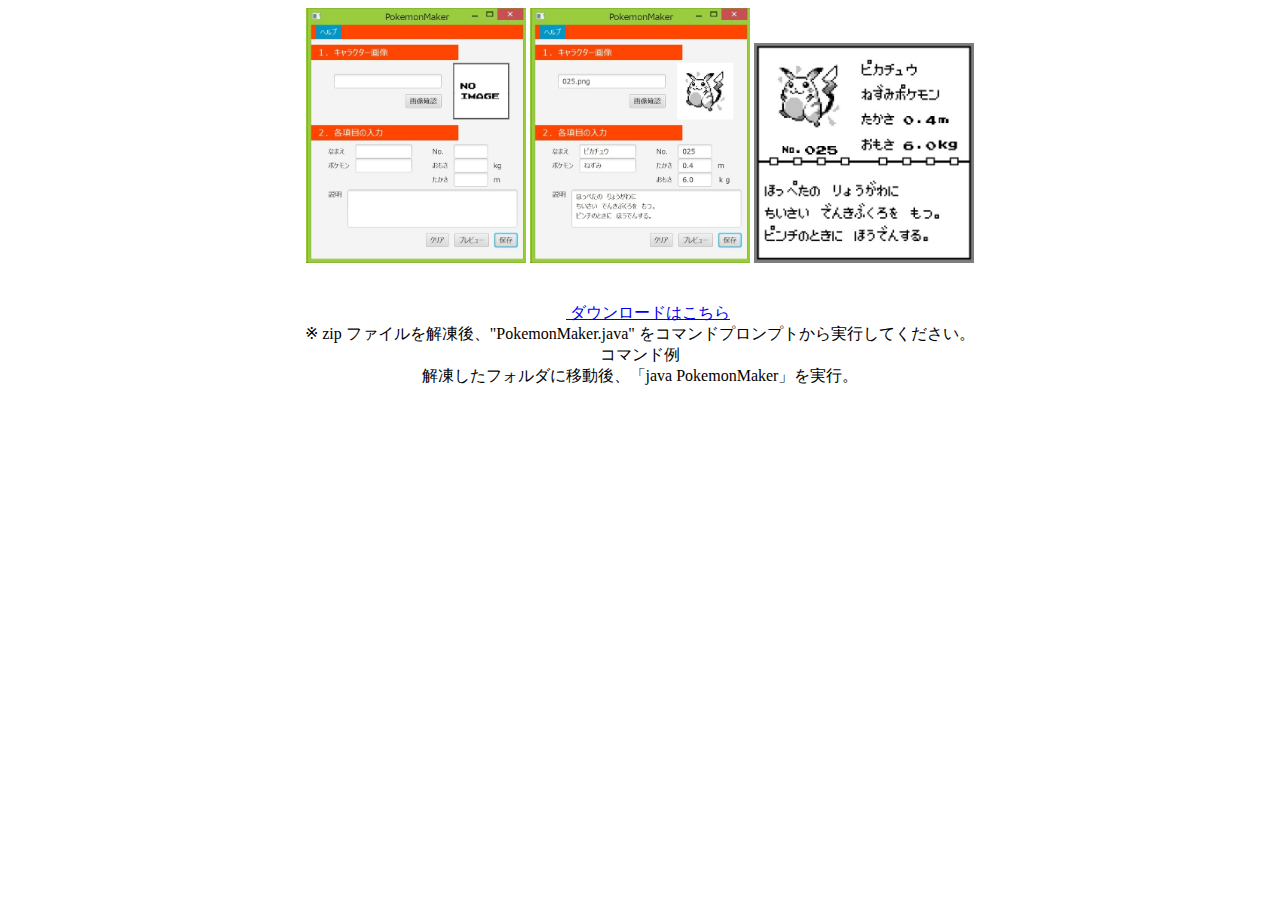
<file: work_page/pokemon.html>
<!DOCTYPE html>
<html>
  <head>
    <meta charset="utf-8">
  </head>
  <body>
    <div align="center">
      <img src="../images/works/work03_1.jpg" width="220"/>
      <img src="../images/works/work03_2.jpg" width="220"/>
      <img src="../images/works/work03_3.jpg" width="220"/>
      <HR width="80%" color="white">
      <br>
      　<a href="https://drive.google.com/open?id=0B_qiqyWn5KD4QjBzT3RIdGg3OUU" target="_blank">
          ダウンロードはこちら
        </a><br>
        ※ zip ファイルを解凍後、"PokemonMaker.java" をコマンドプロンプトから実行してください。<br>
        コマンド例<br>
        解凍したフォルダに移動後、「java PokemonMaker」を実行。
    </div>
  </body>
</html>
</file>
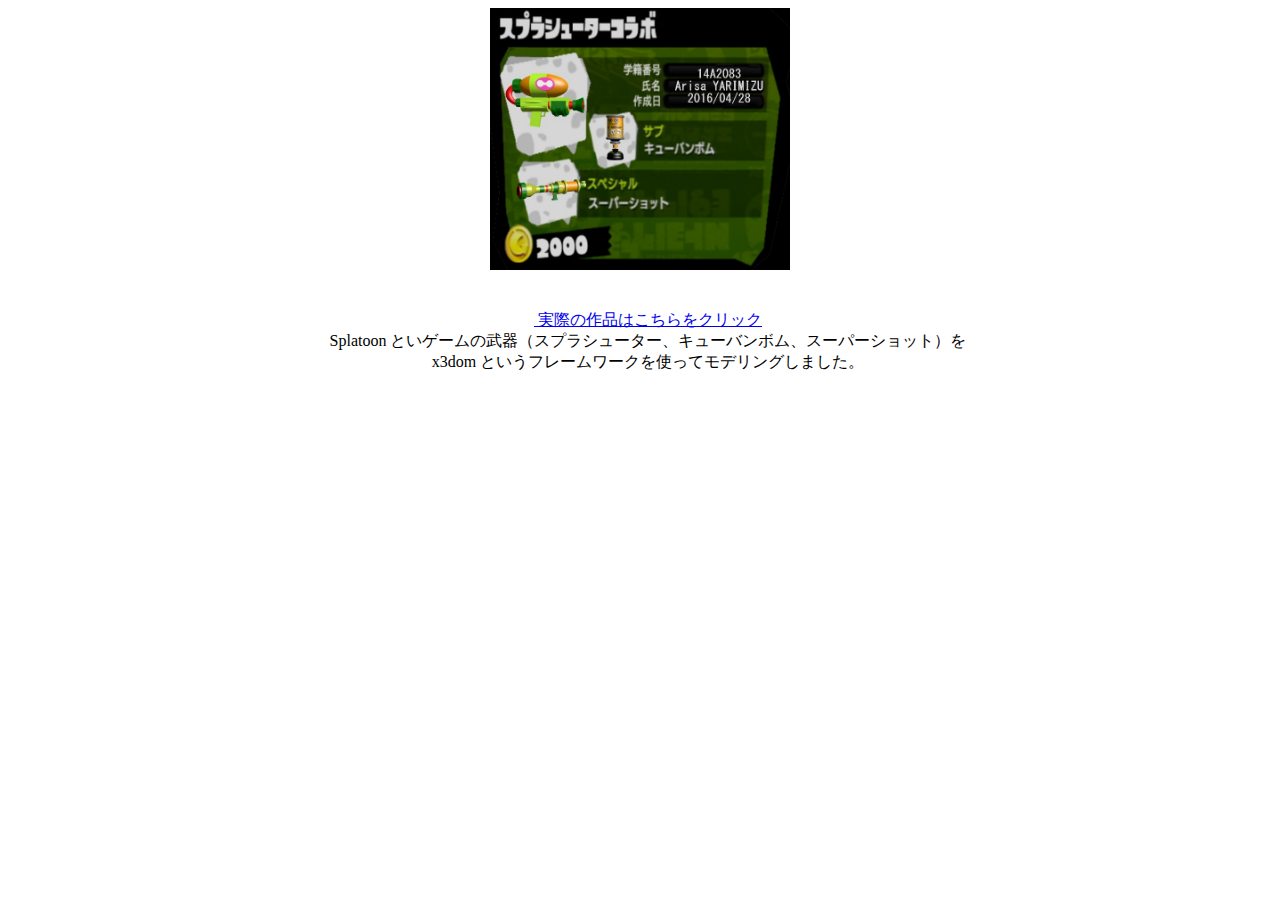
<file: work_page/splatoon.html>
<!DOCTYPE html>
<html>
  <head>
    <meta charset="utf-8">
  </head>
  <body>
    <div align="center">
      <img src="../images/works/work04.jpg" width="300"/>
      <HR width="80%" color="white">
      <br>
      　<a href="http://www.fit.ac.jp/~yamazawa/jikken3/sakuhin/00014A2083/00014A2083.htm" target="_blank">
          実際の作品はこちらをクリック
        </a><br>
      　Splatoon といゲームの武器（スプラシューター、キューバンボム、スーパーショット）を<br>
      　x3dom というフレームワークを使ってモデリングしました。
    </div>
  </body>
</html>
</file>
<file: css/application.css>
/*--------------------
  全体の設定
--------------------*/
@font-face {
  font-family: 'font_ui';
  src: url(/font/03スマートフォントUI.otf);
}
@font-face {
  font-family: 'shirokuma';
  src: url(/font/shirokuma.ttf);
}
body {
  font-size: 100%;
  font-family: font-ui;
  color: #3c3c3c;
  margin: 0;
}

/*--------------------
  ナビゲーション
--------------------*/
.header {
  position: fixed;
  top: 0;
  left: 0;
  width: 100%;
  height: 50px;
  z-index: 2;
}
.header:after {
  content: "";
  display: table;
  clear: both;
}

.main-nav {
  position: static;
  list-style: none;
  overflow: hidden;
  text-align: right;
  text-shadow: 1px 1px 2px rgba(0, 0, 0, 0.2);
}
.main-nav ul {
  position: static;
  line-height: 70px;
  padding-right: 2em;
}
.main-nav li {
  display: inline-block;
  font-size: 80%;
  font-weight: 700;
  margin-left: 1em;
}
.main-nav li a {
  display: block;
  height: auto;
  line-height: normal;
  padding: .4em 5px;
  text-align: center;
  text-decoration: none;
  color: #663f42;
}
.main-nav li a:hover {
  color: #3c3c3c;
}

/*--------------------
  メイン
--------------------*/
.main {
  position: relative;
  width: 100%;
  z-index: 1;
}

/*--------------------
  メイン中身
--------------------*/
.main-top {
  height: 100%;
}
.main-space {
  background: #ffffff;
  text-align: center;
  color: #4b4b4b;
  overflow: auto;
}
.main-contact {
  background: #3c3c3c;
  text-align: center;
  color: #ffffff;
}
/*--------------------
  Title
--------------------*/
.span_title {
  font-family: shirokuma;
  color: #663f42;
  letter-spacing: 5px;
  line-height: 50px;
  font-size: 50px;
}
.span_title_c {
  font-family: shirokuma;
  color: #ffffff;
  letter-spacing: 5px;
  line-height: 50px;
  font-size: 50px;
}
/*--------------------
  Table
--------------------*/
td {
  text-align: left;
  padding-left: 4em;
}
.myname {
  font-size: 150%;
  font-weight: 700;
}
@media only screen and (max-width:480px) {
  td {
    width: 100%;
    display: block;
    padding-left: 1em;
  }
}
/*--------------------
  Parallax
--------------------*/
.bg-holder1 {
  width: 100%;
  height: 100%;
  background-size: cover;
  background-position: 50% 50%;
  color: #fff;
}
.bg-holder2 {
  width: 100%;
  height: 100%;
  background-size: cover;
  background-position: 50% 50%;
  color: #fff;
}
.bg-holder1 .content {
  color: #fff;
  text-align: center;
  position: relative;
  top: 50%;
  -webkit-transform: translateY(-50%);
  -moz-transform: translateY(-50%);
  -ms-transform: translateY(-50%);
  -o-transform: translateY(-50%);
  transform: translateY(-50%);
}
.bg-holder2 .content {
  color: #fff;
  text-align: center;
  position: relative;
  top: 50%;
  -webkit-transform: translateY(-50%);
  -moz-transform: translateY(-50%);
  -ms-transform: translateY(-50%);
  -o-transform: translateY(-50%);
  transform: translateY(-50%);
}

/* 参考サイト：http://coliss.com/articles/build-websites/operation/css/css3-box-shadows-effects-by-paulund.html */
.section_shadow {
  position:relative;
  -webkit-box-shadow:0 1px 4px rgba(0, 0, 0, 0.3), 0 0 40px rgba(0, 0, 0, 0.1) inset;
  -moz-box-shadow:0 1px 4px rgba(0, 0, 0, 0.3), 0 0 40px rgba(0, 0, 0, 0.1) inset;
  box-shadow:0 1px 4px rgba(0, 0, 0, 0.3), 0 0 40px rgba(0, 0, 0, 0.1) inset;
}
.section_shadow:before, .section_shadow:after{
  content:"";
  z-index:-1;
  -webkit-box-shadow:0 0 20px rgba(0,0,0,0.8);
  -moz-box-shadow:0 0 20px rgba(0,0,0,0.8);
  box-shadow:0 0 20px rgba(0,0,0,0.8);
  top:0;
  bottom:0;
  left:10px;
  right:10px;
  -moz-border-radius:100px / 10px;
  border-radius:100px / 10px;
}
.section_shadow:after{
  right:10px;
  left:auto;
  -webkit-transform:skew(8deg) rotate(3deg);
  -moz-transform:skew(8deg) rotate(3deg);
  -ms-transform:skew(8deg) rotate(3deg);
  -o-transform:skew(8deg) rotate(3deg);
  transform:skew(8deg) rotate(3deg);
}

.pic1 {
  background-image: url('/images/bg/top_back1.jpg');
}
.pic2 {
  background-image: url('/images/bg/top_back2.jpg');
}
.pic3 {
  background-image: url('/images/bg/top_back3.jpg');
}

/*--------------------
  空白設定
--------------------*/
.brank-top {
  padding-top: 5em;
  padding-left: 7em;
  padding-bottom: 20em;
}
.brank {
  padding-top: 20em;
}
@media only screen and (max-width:480px) {
  .brank-top {
    padding-top: 5em;
    padding-left: 4em;
    padding-bottom: 20em;
  }
  .brank {
    padding-top: 10em;
  }
}
</file>
<file: css/image.css>
/*-----------------------------
　画像レイアウト
-----------------------------*/
.box {
	float: left;
}
.boxContainer {
	position: relative;
	display: inline-block;
	overflow: hidden;
	text-align: center;
}
.box img {
	width: 200px;
	height: auto;
	border-radius: 5px;
}
.title_size {
	height: 11em;
}
@media only screen and (max-width:480px) {
	.title_size {
		height: 10em;
	}
}
/*-----------------------------
　画像、マウスオーバー等
-----------------------------*/
.transform01 {
	-webkit-transform: scale(1);
	transform: scale(1);
	-webkit-transition: all .3s ease-in-out;
	transition: all .3s ease-in-out;
}

figure {
	position: relative;
	overflow: hidden;
	width: 200px;

	/* 画像に角丸マスクをかける */
	border-radius: 6px;
	-webkit-mask-image: url([data-uri]);
	mask-image: url([data-uri]);

}
figcaption {
	position: absolute;
	top: 0;
	left: 0;
	z-index: 2;
	width: 100%;
	height: 100%;
	background: rgba(0,0,0,.5);
	-webkit-transition: .3s;
	transition: .3s;
	opacity: 0;
	color: #ffffff;
}
figure:hover figcaption {
	opacity: 1;
}
figure:hover .transform01 {
	-webkit-transform: scale(1.2);
	transform: scale(1.2);
}
</file>
